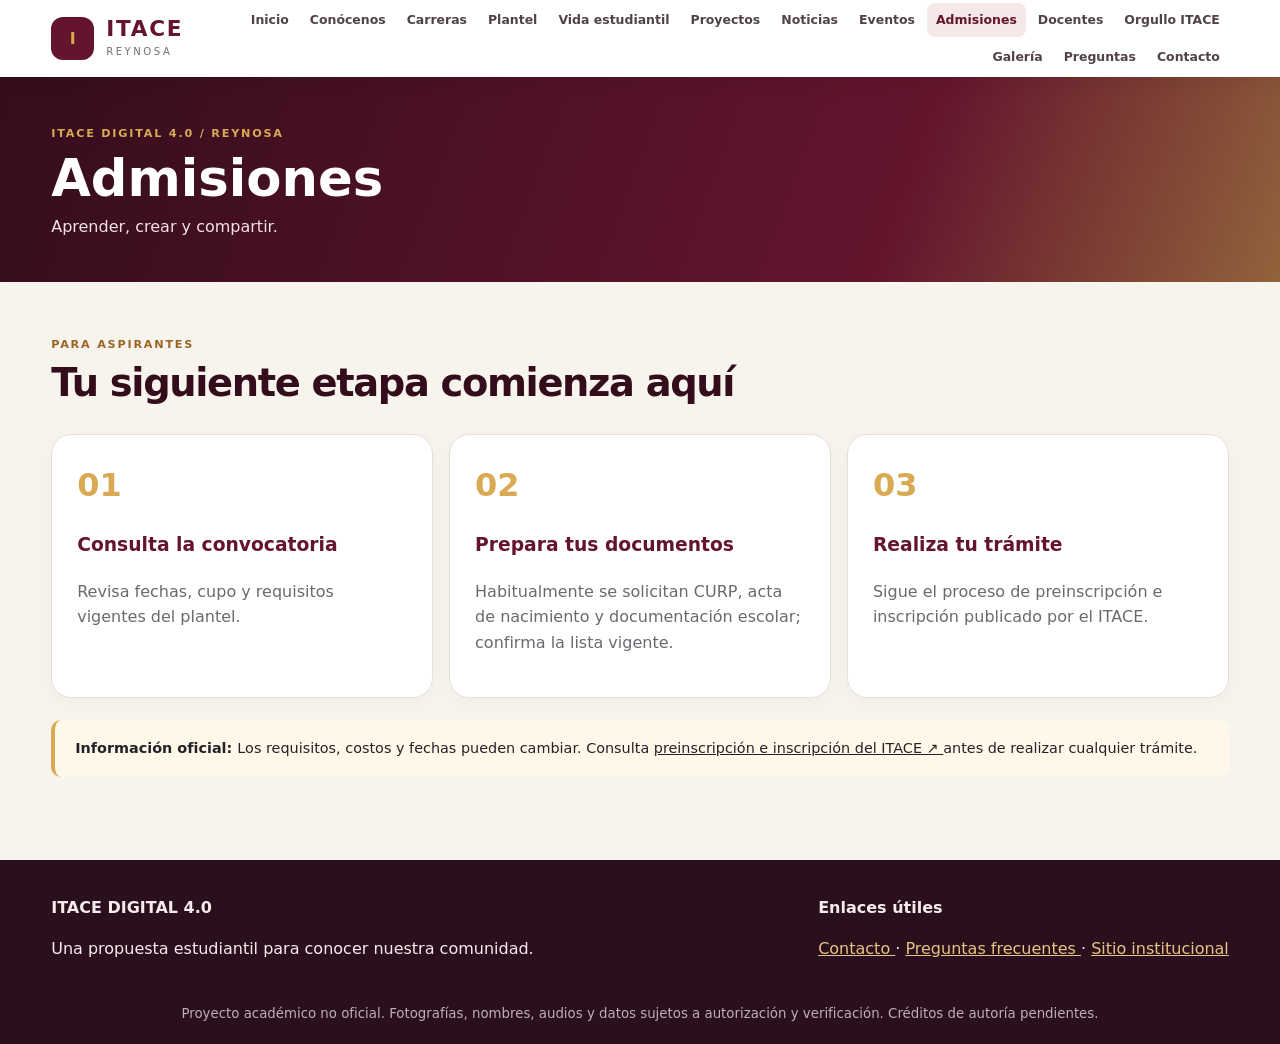
<file: paginas/admisiones.html>
<!DOCTYPE html>
<html lang="es">
 <head>
  <meta charset="utf-8"/>
  <meta content="width=device-width, initial-scale=1.0" name="viewport"/>
  <meta content="ITACE Digital 4.0: propuesta académica no oficial del plantel Reynosa." name="description"/>
  <title>
   Admisiones | ITACE Digital 4.0 Reynosa
  </title>
  <link href="../css/style.css" rel="stylesheet"/>
  <script defer="" src="../js/script.js">
  </script>
 </head>
 <body>
  <a class="skip-link" href="#contenido">
   Saltar al contenido
  </a>
  <header class="site-header">
   <div class="header-inner">
    <a class="brand" href="../index.html">
     <span class="brand-mark">
      I
     </span>
     <span>
      <strong>
       ITACE
      </strong>
      <small>
       REYNOSA
      </small>
     </span>
    </a>
    <button aria-controls="main-nav" aria-expanded="false" aria-label="Abrir menú" class="menu-toggle">
     ☰ Menú
    </button>
    <nav aria-label="Navegación principal" class="nav" id="main-nav">
     <a class="" href="../index.html">
      Inicio
     </a>
     <a class="" href="../paginas/conocenos.html">
      Conócenos
     </a>
     <a class="" href="../paginas/oferta-educativa.html">
      Carreras
     </a>
     <a class="" href="../paginas/instalaciones.html">
      Plantel
     </a>
     <a class="" href="../paginas/vida-estudiantil.html">
      Vida estudiantil
     </a>
     <a class="" href="../paginas/proyectos.html">
      Proyectos
     </a>
     <a class="" href="../paginas/noticias.html">
      Noticias
     </a>
     <a class="" href="../paginas/eventos.html">
      Eventos
     </a>
     <a class="active" href="../paginas/admisiones.html">
      Admisiones
     </a>
     <a class="" href="../paginas/docentes.html">
      Docentes
     </a>
     <a class="" href="../paginas/identidad.html">
      Orgullo ITACE
     </a>
     <a class="" href="../paginas/galeria.html">
      Galería
     </a>
     <a class="" href="../paginas/preguntas.html">
      Preguntas
     </a>
     <a class="" href="../paginas/contacto.html">
      Contacto
     </a>
    </nav>
   </div>
  </header>
  <div class="page-banner">
   <div class="page-banner-inner">
    <span class="eyebrow">
     ITACE DIGITAL 4.0 / REYNOSA
    </span>
    <h1>
     Admisiones
    </h1>
    <p>
     Aprender, crear y compartir.
    </p>
   </div>
  </div>
  <main id="contenido">
   <section class="content-section">
    <div class="section-heading">
     <div>
      <span class="eyebrow">
       PARA ASPIRANTES
      </span>
      <h2>
       Tu siguiente etapa comienza aquí
      </h2>
     </div>
     <p>
     </p>
    </div>
    <div class="steps">
     <div>
      <b>
       01
      </b>
      <h3>
       Consulta la convocatoria
      </h3>
      <p>
       Revisa fechas, cupo y requisitos vigentes del plantel.
      </p>
     </div>
     <div>
      <b>
       02
      </b>
      <h3>
       Prepara tus documentos
      </h3>
      <p>
       Habitualmente se solicitan CURP, acta de nacimiento y documentación escolar; confirma la lista vigente.
      </p>
     </div>
     <div>
      <b>
       03
      </b>
      <h3>
       Realiza tu trámite
      </h3>
      <p>
       Sigue el proceso de preinscripción e inscripción publicado por el ITACE.
      </p>
     </div>
    </div>
    <div class="notice">
     <b>
      Información oficial:
     </b>
     Los requisitos, costos y fechas pueden cambiar. Consulta
     <a href="https://itace.edu.mx/bachillerato/preinscripcion-e-inscripcion/" rel="noopener noreferrer" target="_blank">
      preinscripción e inscripción del ITACE ↗
     </a>
     antes de realizar cualquier trámite.
    </div>
   </section>
  </main>
  <footer class="site-footer">
   <div class="footer-inner">
    <div>
     <strong>
      ITACE DIGITAL 4.0
     </strong>
     <p>
      Una propuesta estudiantil para conocer nuestra comunidad.
     </p>
    </div>
    <div>
     <strong>
      Enlaces útiles
     </strong>
     <p>
      <a href="../paginas/contacto.html">
       Contacto
      </a>
      ·
      <a href="../paginas/preguntas.html">
       Preguntas frecuentes
      </a>
      ·
      <a href="https://itace.edu.mx/" rel="noopener noreferrer" target="_blank">
       Sitio institucional
      </a>
     </p>
    </div>
   </div>
   <small>
    Proyecto académico no oficial. Fotografías, nombres, audios y datos sujetos a autorización y verificación. Créditos de autoría pendientes.
   </small>
  </footer>
 </body>
</html>
</file>
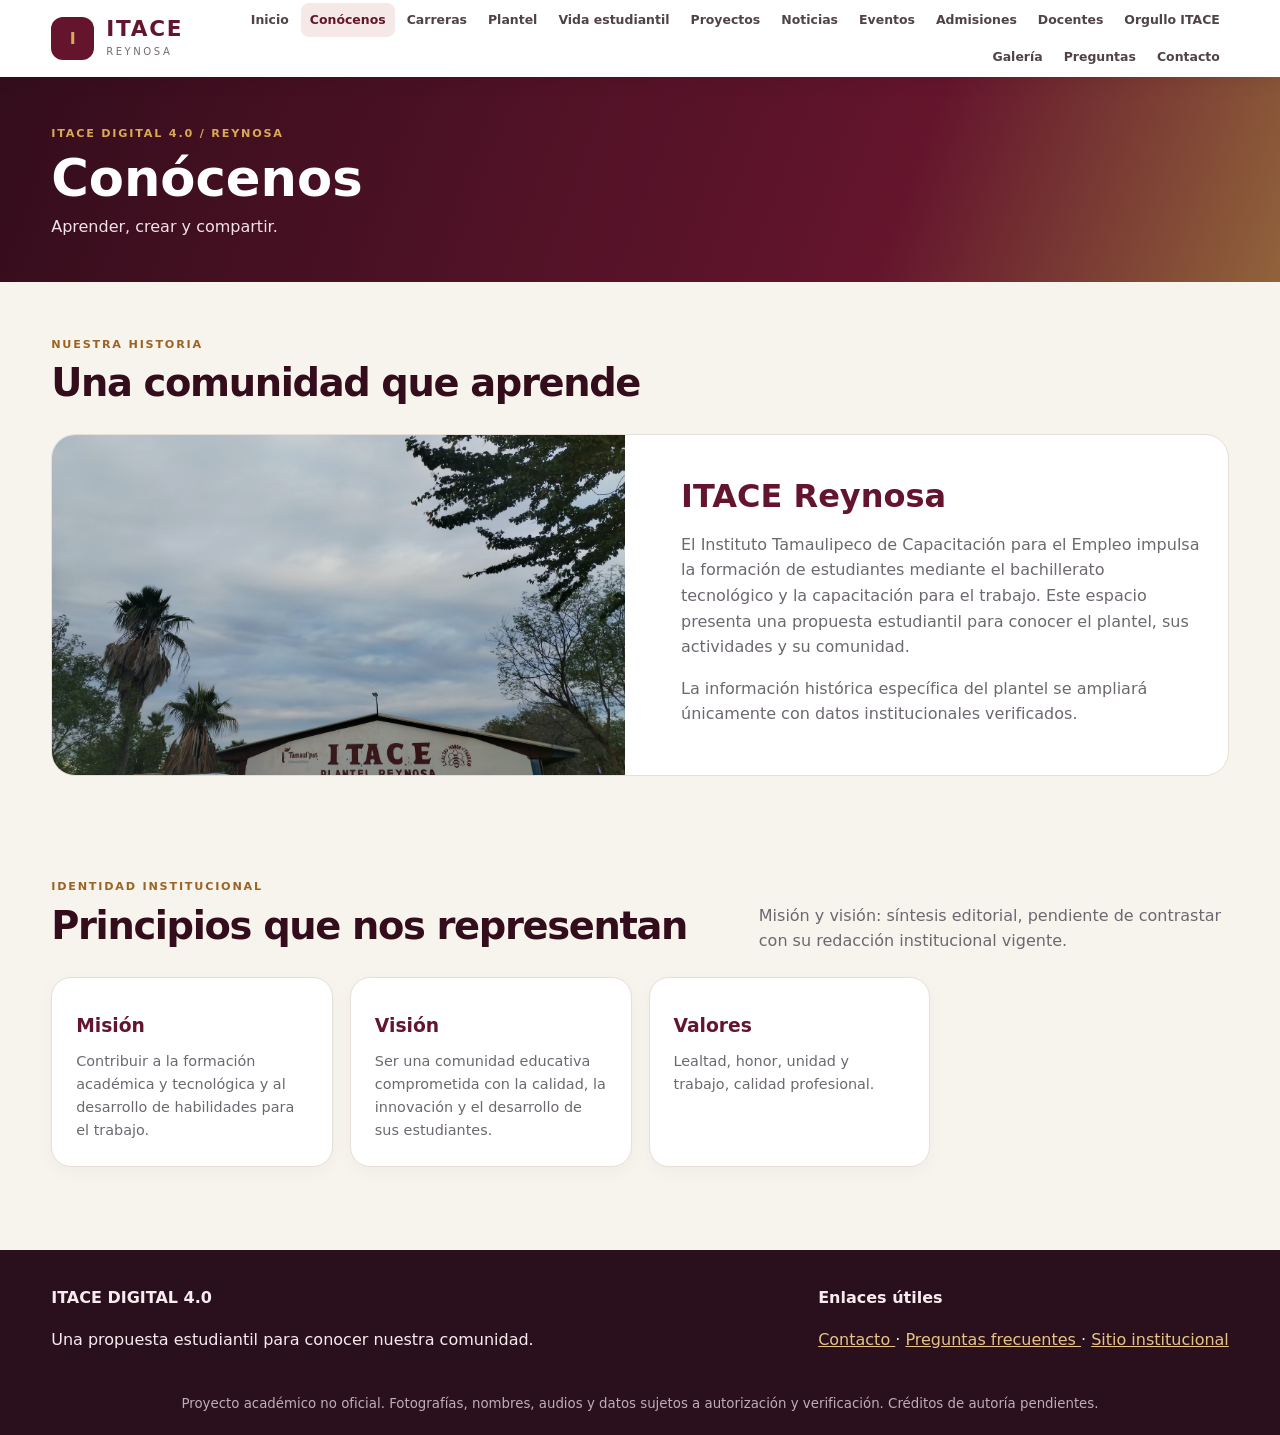
<file: paginas/conocenos.html>
<!DOCTYPE html>
<html lang="es">
 <head>
  <meta charset="utf-8"/>
  <meta content="width=device-width, initial-scale=1.0" name="viewport"/>
  <meta content="ITACE Digital 4.0: propuesta académica no oficial del plantel Reynosa." name="description"/>
  <title>
   Conócenos | ITACE Digital 4.0 Reynosa
  </title>
  <link href="../css/style.css" rel="stylesheet"/>
  <script defer="" src="../js/script.js">
  </script>
 </head>
 <body>
  <a class="skip-link" href="#contenido">
   Saltar al contenido
  </a>
  <header class="site-header">
   <div class="header-inner">
    <a class="brand" href="../index.html">
     <span class="brand-mark">
      I
     </span>
     <span>
      <strong>
       ITACE
      </strong>
      <small>
       REYNOSA
      </small>
     </span>
    </a>
    <button aria-controls="main-nav" aria-expanded="false" aria-label="Abrir menú" class="menu-toggle">
     ☰ Menú
    </button>
    <nav aria-label="Navegación principal" class="nav" id="main-nav">
     <a class="" href="../index.html">
      Inicio
     </a>
     <a class="active" href="../paginas/conocenos.html">
      Conócenos
     </a>
     <a class="" href="../paginas/oferta-educativa.html">
      Carreras
     </a>
     <a class="" href="../paginas/instalaciones.html">
      Plantel
     </a>
     <a class="" href="../paginas/vida-estudiantil.html">
      Vida estudiantil
     </a>
     <a class="" href="../paginas/proyectos.html">
      Proyectos
     </a>
     <a class="" href="../paginas/noticias.html">
      Noticias
     </a>
     <a class="" href="../paginas/eventos.html">
      Eventos
     </a>
     <a class="" href="../paginas/admisiones.html">
      Admisiones
     </a>
     <a class="" href="../paginas/docentes.html">
      Docentes
     </a>
     <a class="" href="../paginas/identidad.html">
      Orgullo ITACE
     </a>
     <a class="" href="../paginas/galeria.html">
      Galería
     </a>
     <a class="" href="../paginas/preguntas.html">
      Preguntas
     </a>
     <a class="" href="../paginas/contacto.html">
      Contacto
     </a>
    </nav>
   </div>
  </header>
  <div class="page-banner">
   <div class="page-banner-inner">
    <span class="eyebrow">
     ITACE DIGITAL 4.0 / REYNOSA
    </span>
    <h1>
     Conócenos
    </h1>
    <p>
     Aprender, crear y compartir.
    </p>
   </div>
  </div>
  <main id="contenido">
   <section class="content-section">
    <div class="section-heading">
     <div>
      <span class="eyebrow">
       NUESTRA HISTORIA
      </span>
      <h2>
       Una comunidad que aprende
      </h2>
     </div>
     <p>
     </p>
    </div>
    <div class="split-feature">
     <div class="split-photo media-frame">
      <img alt="Fachada del plantel" loading="lazy" onerror="this.hidden=true;this.parentElement.classList.add('missing')" src="../img/instalaciones/fachada.jpg"/>
      <span aria-hidden="true" class="media-fallback">
       ✦
       <small>
        Tu fotografía aquí
       </small>
      </span>
     </div>
     <div>
      <h3>
       ITACE Reynosa
      </h3>
      <p>
       El Instituto Tamaulipeco de Capacitación para el Empleo impulsa la formación de estudiantes mediante el bachillerato tecnológico y la capacitación para el trabajo. Este espacio presenta una propuesta estudiantil para conocer el plantel, sus actividades y su comunidad.
      </p>
      <p>
       La información histórica específica del plantel se ampliará únicamente con datos institucionales verificados.
      </p>
     </div>
    </div>
   </section>
   <section class="content-section">
    <div class="section-heading">
     <div>
      <span class="eyebrow">
       IDENTIDAD INSTITUCIONAL
      </span>
      <h2>
       Principios que nos representan
      </h2>
     </div>
     <p>
      Misión y visión: síntesis editorial, pendiente de contrastar con su redacción institucional vigente.
     </p>
    </div>
    <div class="values-grid">
     <div>
      <h3>
       Misión
      </h3>
      <p>
       Contribuir a la formación académica y tecnológica y al desarrollo de habilidades para el trabajo.
      </p>
     </div>
     <div>
      <h3>
       Visión
      </h3>
      <p>
       Ser una comunidad educativa comprometida con la calidad, la innovación y el desarrollo de sus estudiantes.
      </p>
     </div>
     <div>
      <h3>
       Valores
      </h3>
      <p>
       Lealtad, honor, unidad y trabajo, calidad profesional.
      </p>
     </div>
    </div>
   </section>
  </main>
  <footer class="site-footer">
   <div class="footer-inner">
    <div>
     <strong>
      ITACE DIGITAL 4.0
     </strong>
     <p>
      Una propuesta estudiantil para conocer nuestra comunidad.
     </p>
    </div>
    <div>
     <strong>
      Enlaces útiles
     </strong>
     <p>
      <a href="../paginas/contacto.html">
       Contacto
      </a>
      ·
      <a href="../paginas/preguntas.html">
       Preguntas frecuentes
      </a>
      ·
      <a href="https://itace.edu.mx/" rel="noopener noreferrer" target="_blank">
       Sitio institucional
      </a>
     </p>
    </div>
   </div>
   <small>
    Proyecto académico no oficial. Fotografías, nombres, audios y datos sujetos a autorización y verificación. Créditos de autoría pendientes.
   </small>
  </footer>
 </body>
</html>
</file>
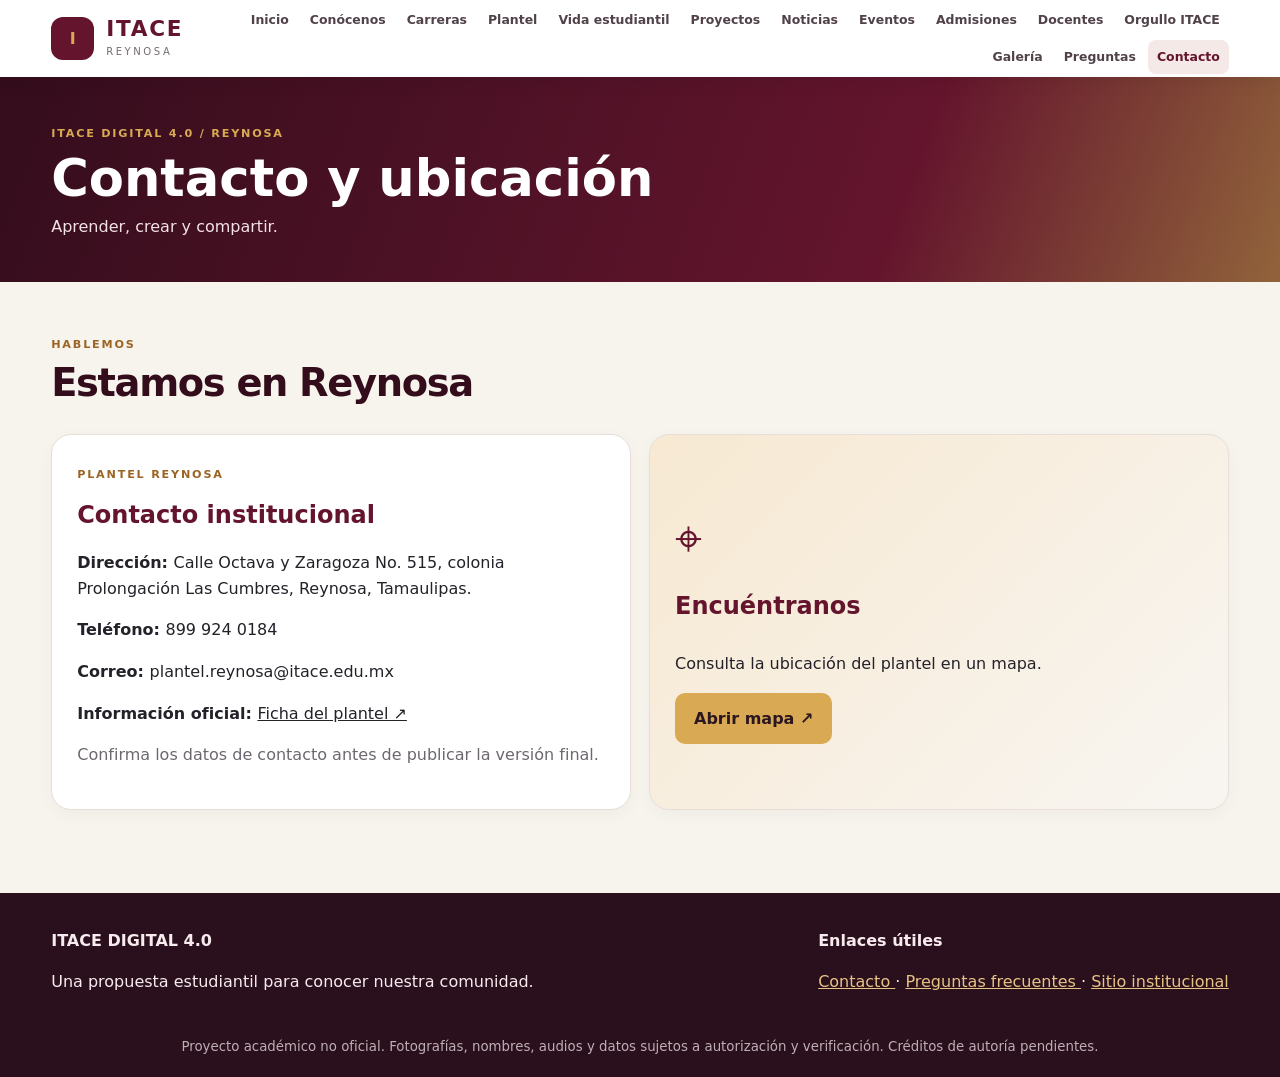
<file: paginas/contacto.html>
<!DOCTYPE html>
<html lang="es">
 <head>
  <meta charset="utf-8"/>
  <meta content="width=device-width, initial-scale=1.0" name="viewport"/>
  <meta content="ITACE Digital 4.0: propuesta académica no oficial del plantel Reynosa." name="description"/>
  <title>
   Contacto y ubicación | ITACE Digital 4.0 Reynosa
  </title>
  <link href="../css/style.css" rel="stylesheet"/>
  <script defer="" src="../js/script.js">
  </script>
 </head>
 <body>
  <a class="skip-link" href="#contenido">
   Saltar al contenido
  </a>
  <header class="site-header">
   <div class="header-inner">
    <a class="brand" href="../index.html">
     <span class="brand-mark">
      I
     </span>
     <span>
      <strong>
       ITACE
      </strong>
      <small>
       REYNOSA
      </small>
     </span>
    </a>
    <button aria-controls="main-nav" aria-expanded="false" aria-label="Abrir menú" class="menu-toggle">
     ☰ Menú
    </button>
    <nav aria-label="Navegación principal" class="nav" id="main-nav">
     <a class="" href="../index.html">
      Inicio
     </a>
     <a class="" href="../paginas/conocenos.html">
      Conócenos
     </a>
     <a class="" href="../paginas/oferta-educativa.html">
      Carreras
     </a>
     <a class="" href="../paginas/instalaciones.html">
      Plantel
     </a>
     <a class="" href="../paginas/vida-estudiantil.html">
      Vida estudiantil
     </a>
     <a class="" href="../paginas/proyectos.html">
      Proyectos
     </a>
     <a class="" href="../paginas/noticias.html">
      Noticias
     </a>
     <a class="" href="../paginas/eventos.html">
      Eventos
     </a>
     <a class="" href="../paginas/admisiones.html">
      Admisiones
     </a>
     <a class="" href="../paginas/docentes.html">
      Docentes
     </a>
     <a class="" href="../paginas/identidad.html">
      Orgullo ITACE
     </a>
     <a class="" href="../paginas/galeria.html">
      Galería
     </a>
     <a class="" href="../paginas/preguntas.html">
      Preguntas
     </a>
     <a class="active" href="../paginas/contacto.html">
      Contacto
     </a>
    </nav>
   </div>
  </header>
  <div class="page-banner">
   <div class="page-banner-inner">
    <span class="eyebrow">
     ITACE DIGITAL 4.0 / REYNOSA
    </span>
    <h1>
     Contacto y ubicación
    </h1>
    <p>
     Aprender, crear y compartir.
    </p>
   </div>
  </div>
  <main id="contenido">
   <section class="content-section">
    <div class="section-heading">
     <div>
      <span class="eyebrow">
       HABLEMOS
      </span>
      <h2>
       Estamos en Reynosa
      </h2>
     </div>
     <p>
     </p>
    </div>
    <div class="contact-grid">
     <div class="contact-card">
      <span class="eyebrow">
       PLANTEL REYNOSA
      </span>
      <h3>
       Contacto institucional
      </h3>
      <p>
       <strong>
        Dirección:
       </strong>
       Calle Octava y Zaragoza No. 515, colonia Prolongación Las Cumbres, Reynosa, Tamaulipas.
      </p>
      <p>
       <strong>
        Teléfono:
       </strong>
       899 924 0184
      </p>
      <p>
       <strong>
        Correo:
       </strong>
       plantel.reynosa@itace.edu.mx
      </p>
      <p>
       <strong>
        Información oficial:
       </strong>
       <a href="https://itace.edu.mx/bachillerato/planteles/plantel-reynosa/" rel="noopener noreferrer" target="_blank">
        Ficha del plantel ↗
       </a>
      </p>
      <p class="muted">
       Confirma los datos de contacto antes de publicar la versión final.
      </p>
     </div>
     <div class="map-card">
      <span>
       ⌖
      </span>
      <h3>
       Encuéntranos
      </h3>
      <p>
       Consulta la ubicación del plantel en un mapa.
      </p>
      <a class="btn btn-gold" href="https://www.google.com/maps/search/?api=1&amp;query=ITACE+Plantel+Reynosa" rel="noopener noreferrer" target="_blank">
       Abrir mapa ↗
      </a>
     </div>
    </div>
   </section>
  </main>
  <footer class="site-footer">
   <div class="footer-inner">
    <div>
     <strong>
      ITACE DIGITAL 4.0
     </strong>
     <p>
      Una propuesta estudiantil para conocer nuestra comunidad.
     </p>
    </div>
    <div>
     <strong>
      Enlaces útiles
     </strong>
     <p>
      <a href="../paginas/contacto.html">
       Contacto
      </a>
      ·
      <a href="../paginas/preguntas.html">
       Preguntas frecuentes
      </a>
      ·
      <a href="https://itace.edu.mx/" rel="noopener noreferrer" target="_blank">
       Sitio institucional
      </a>
     </p>
    </div>
   </div>
   <small>
    Proyecto académico no oficial. Fotografías, nombres, audios y datos sujetos a autorización y verificación. Créditos de autoría pendientes.
   </small>
  </footer>
 </body>
</html>
</file>
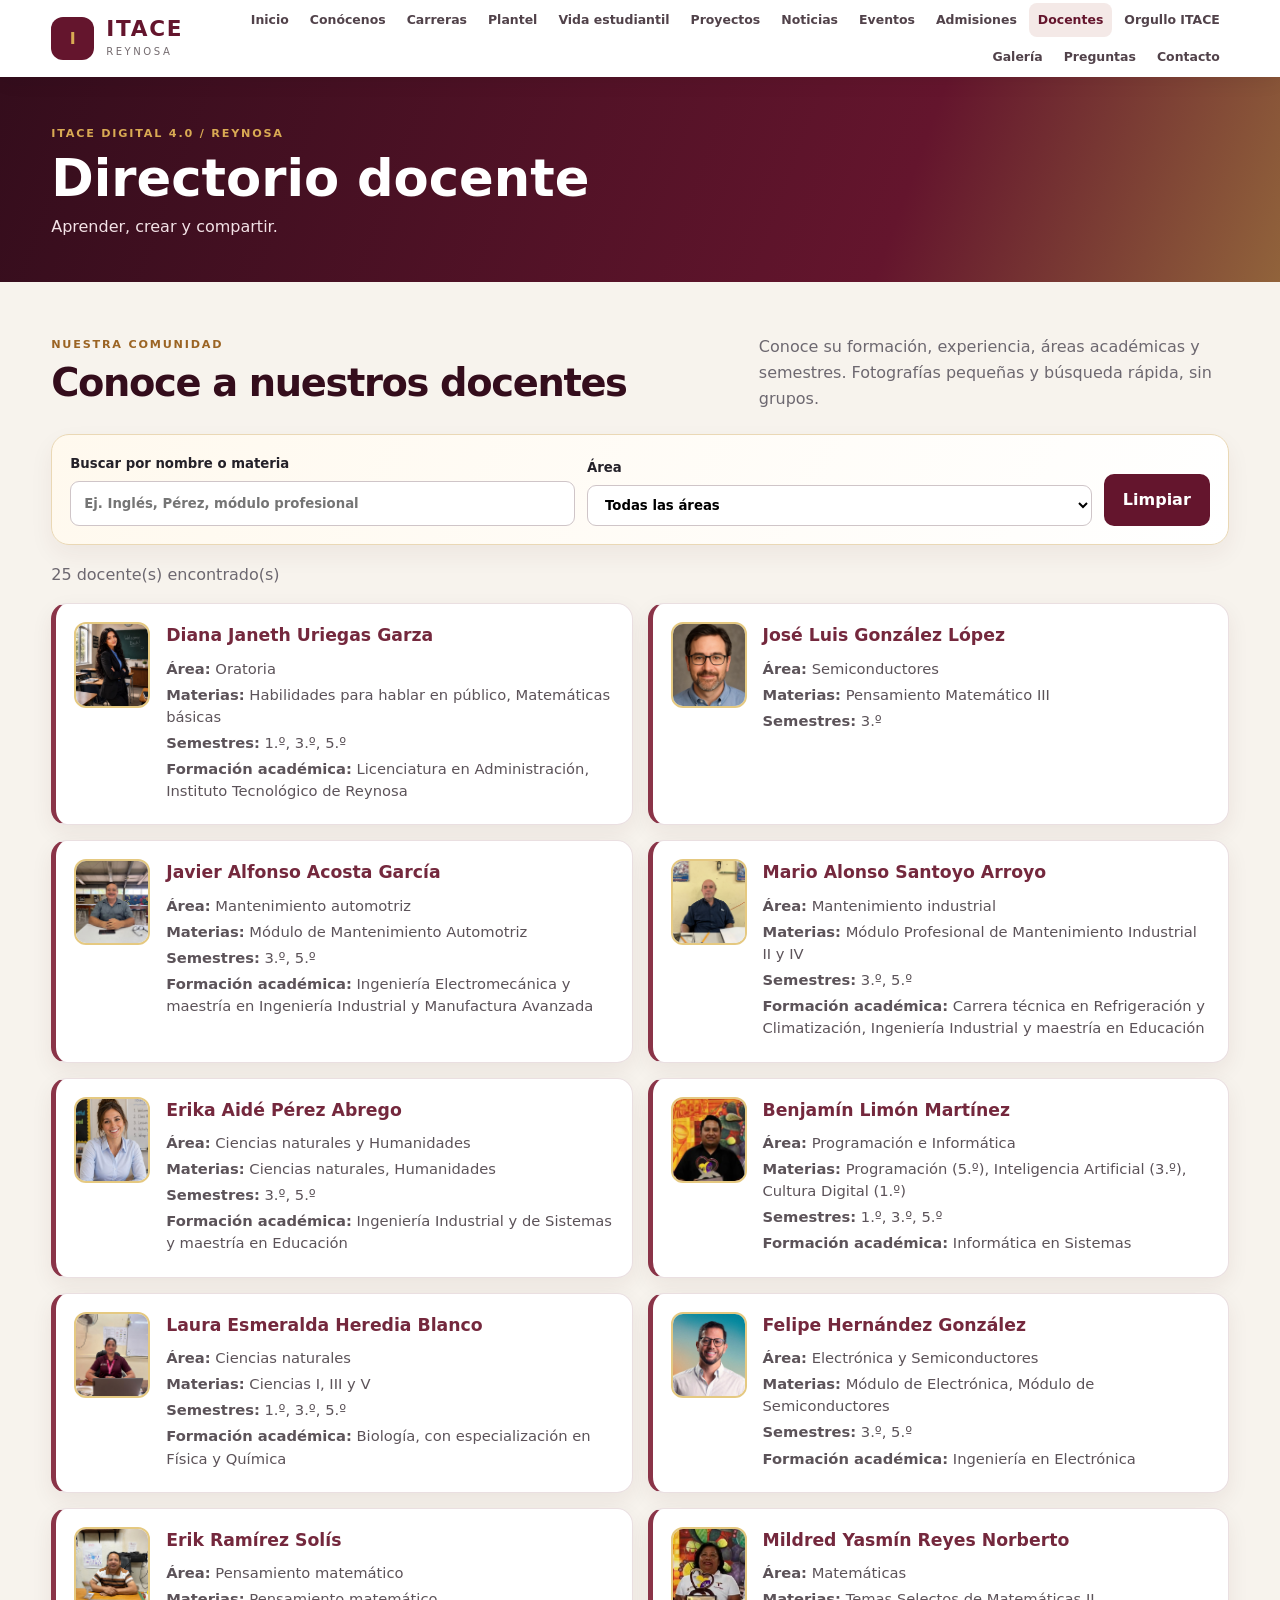
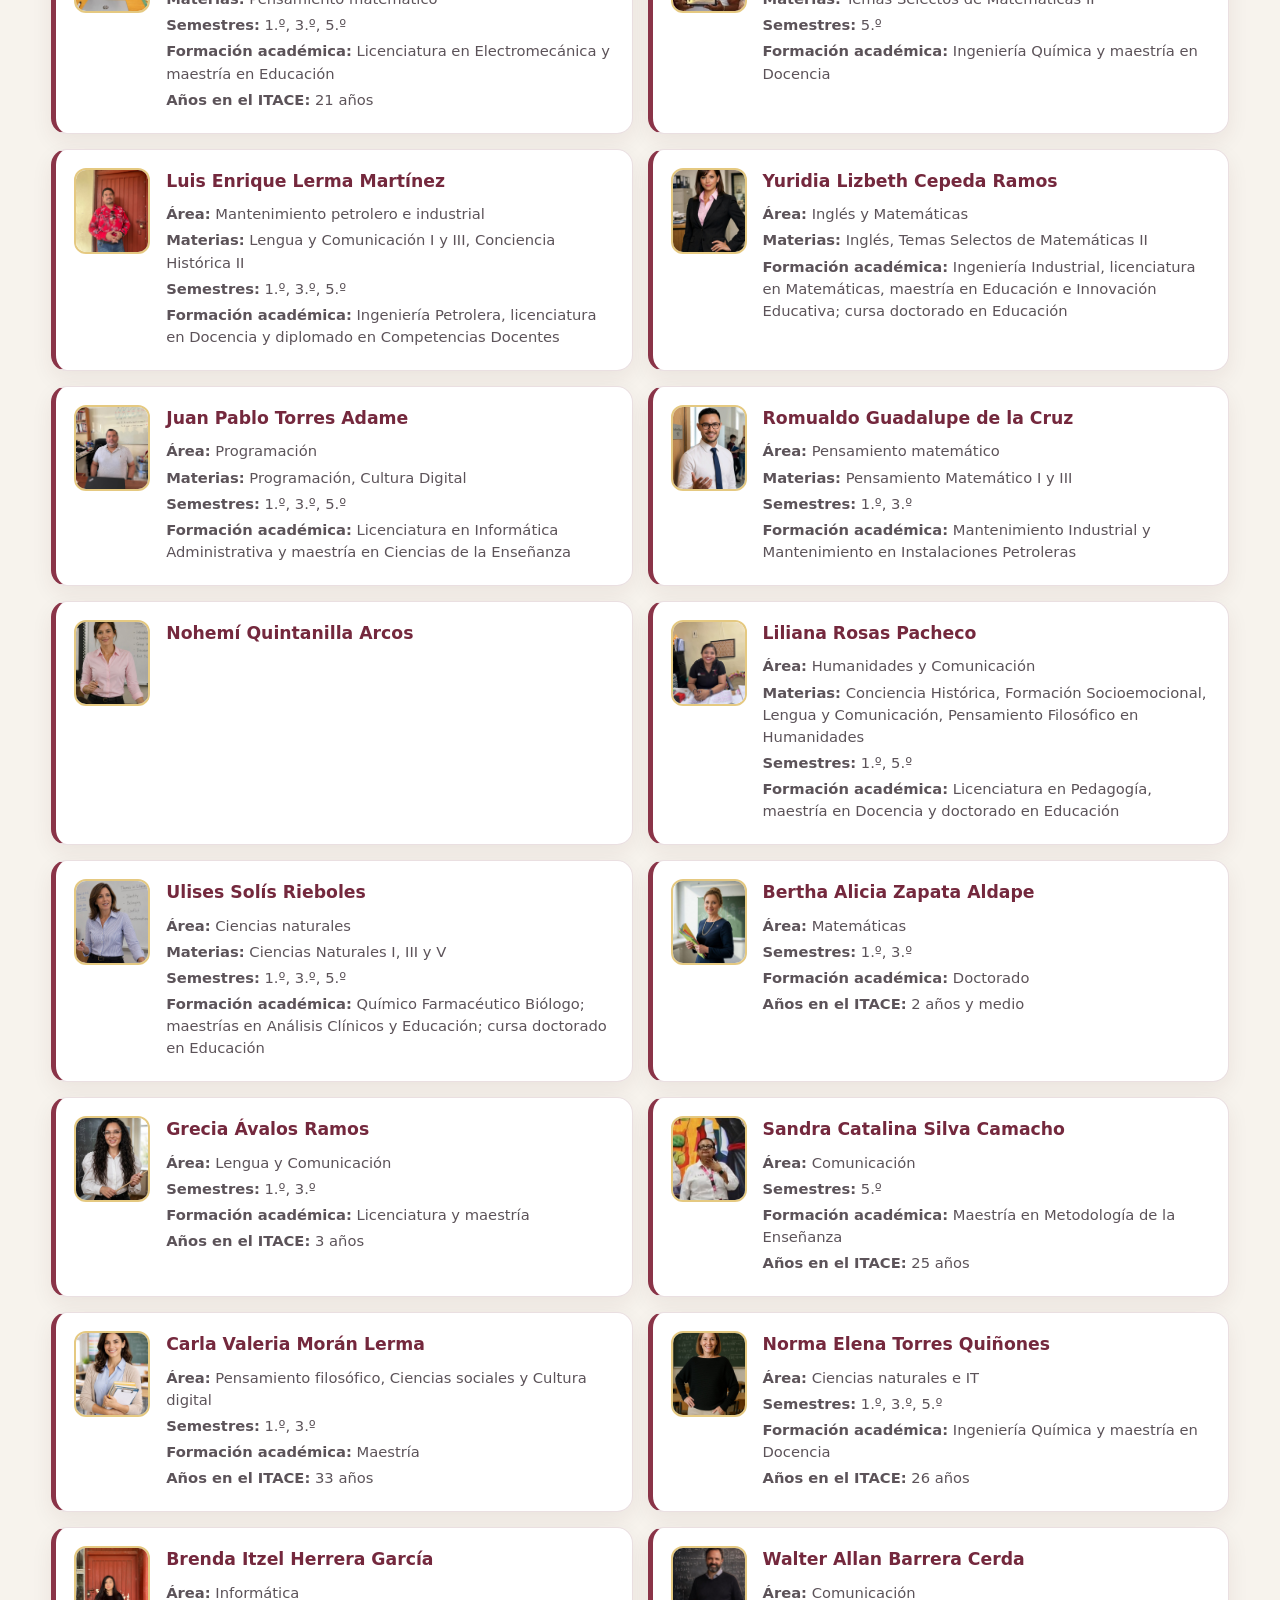
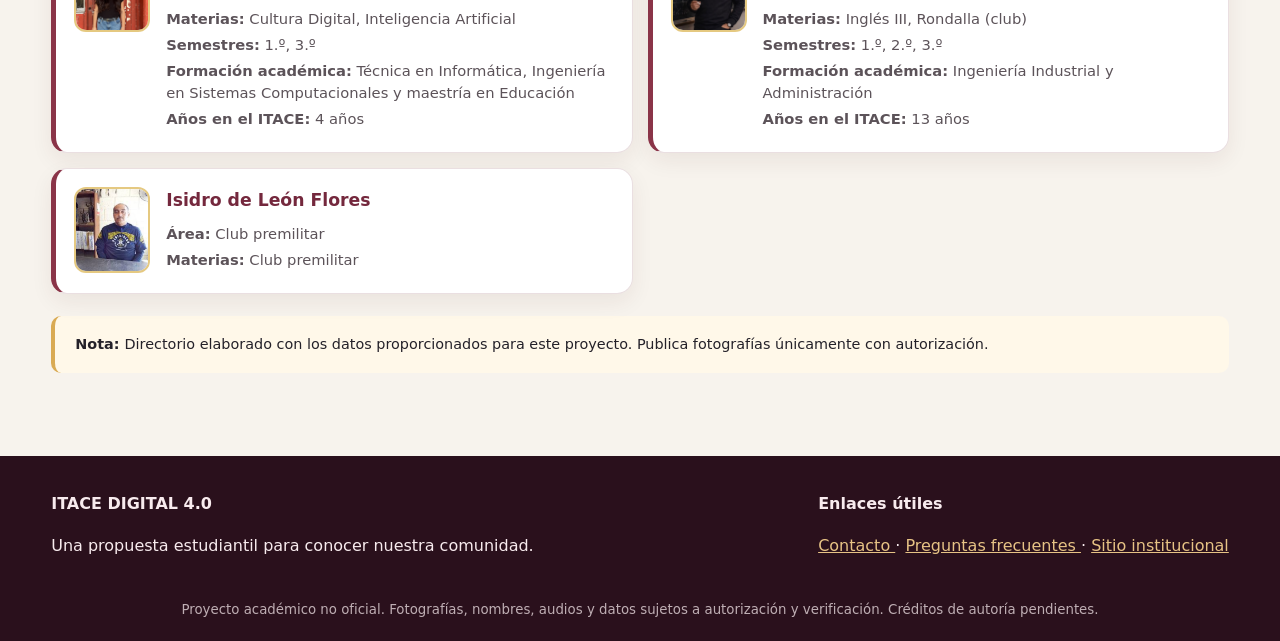
<file: paginas/docentes.html>
<!DOCTYPE html>
<html lang="es">
 <head>
  <meta charset="utf-8"/>
  <meta content="width=device-width, initial-scale=1.0" name="viewport"/>
  <meta content="ITACE Digital 4.0: propuesta académica no oficial del plantel Reynosa." name="description"/>
  <title>
   Directorio docente | ITACE Digital 4.0 Reynosa
  </title>
  <link href="../css/style.css" rel="stylesheet"/>
  <script defer="" src="../js/docentes-respaldo.js">
  </script>
  <script defer="" src="../js/script.js">
  </script>
 </head>
 <body>
  <a class="skip-link" href="#contenido">
   Saltar al contenido
  </a>
  <header class="site-header">
   <div class="header-inner">
    <a class="brand" href="../index.html">
     <span class="brand-mark">
      I
     </span>
     <span>
      <strong>
       ITACE
      </strong>
      <small>
       REYNOSA
      </small>
     </span>
    </a>
    <button aria-controls="main-nav" aria-expanded="false" aria-label="Abrir menú" class="menu-toggle">
     ☰ Menú
    </button>
    <nav aria-label="Navegación principal" class="nav" id="main-nav">
     <a class="" href="../index.html">
      Inicio
     </a>
     <a class="" href="../paginas/conocenos.html">
      Conócenos
     </a>
     <a class="" href="../paginas/oferta-educativa.html">
      Carreras
     </a>
     <a class="" href="../paginas/instalaciones.html">
      Plantel
     </a>
     <a class="" href="../paginas/vida-estudiantil.html">
      Vida estudiantil
     </a>
     <a class="" href="../paginas/proyectos.html">
      Proyectos
     </a>
     <a class="" href="../paginas/noticias.html">
      Noticias
     </a>
     <a class="" href="../paginas/eventos.html">
      Eventos
     </a>
     <a class="" href="../paginas/admisiones.html">
      Admisiones
     </a>
     <a class="active" href="../paginas/docentes.html">
      Docentes
     </a>
     <a class="" href="../paginas/identidad.html">
      Orgullo ITACE
     </a>
     <a class="" href="../paginas/galeria.html">
      Galería
     </a>
     <a class="" href="../paginas/preguntas.html">
      Preguntas
     </a>
     <a class="" href="../paginas/contacto.html">
      Contacto
     </a>
    </nav>
   </div>
  </header>
  <div class="page-banner">
   <div class="page-banner-inner">
    <span class="eyebrow">
     ITACE DIGITAL 4.0 / REYNOSA
    </span>
    <h1>
     Directorio docente
    </h1>
    <p>
     Aprender, crear y compartir.
    </p>
   </div>
  </div>
  <main id="contenido">
   <section class="content-section">
    <div class="section-heading">
     <div>
      <span class="eyebrow">
       NUESTRA COMUNIDAD
      </span>
      <h2>
       Conoce a nuestros docentes
      </h2>
     </div>
     <p>
      Conoce su formación, experiencia, áreas académicas y semestres. Fotografías pequeñas y búsqueda rápida, sin grupos.
     </p>
    </div>
    <div class="directory-controls">
     <label for="doc-search">
      Buscar por nombre o materia
      <input autocomplete="off" id="doc-search" placeholder="Ej. Inglés, Pérez, módulo profesional" type="search"/>
     </label>
     <label for="doc-area">
      Área
      <select id="doc-area">
       <option value="">
        Todas las áreas
       </option>
      </select>
     </label>
     <button class="btn btn-plain" id="clear-search" type="button">
      Limpiar
     </button>
    </div>
    <p aria-live="polite" class="muted" id="doc-count" role="status">
     Cargando directorio…
    </p>
    <div class="teacher-grid" id="teacher-list">
    </div>
    <div class="notice">
     <b>
      Nota:
     </b>
     Directorio elaborado con los datos proporcionados para este proyecto. Publica fotografías únicamente con autorización.
    </div>
   </section>
  </main>
  <footer class="site-footer">
   <div class="footer-inner">
    <div>
     <strong>
      ITACE DIGITAL 4.0
     </strong>
     <p>
      Una propuesta estudiantil para conocer nuestra comunidad.
     </p>
    </div>
    <div>
     <strong>
      Enlaces útiles
     </strong>
     <p>
      <a href="../paginas/contacto.html">
       Contacto
      </a>
      ·
      <a href="../paginas/preguntas.html">
       Preguntas frecuentes
      </a>
      ·
      <a href="https://itace.edu.mx/" rel="noopener noreferrer" target="_blank">
       Sitio institucional
      </a>
     </p>
    </div>
   </div>
   <small>
    Proyecto académico no oficial. Fotografías, nombres, audios y datos sujetos a autorización y verificación. Créditos de autoría pendientes.
   </small>
  </footer>
 </body>
</html>
</file>
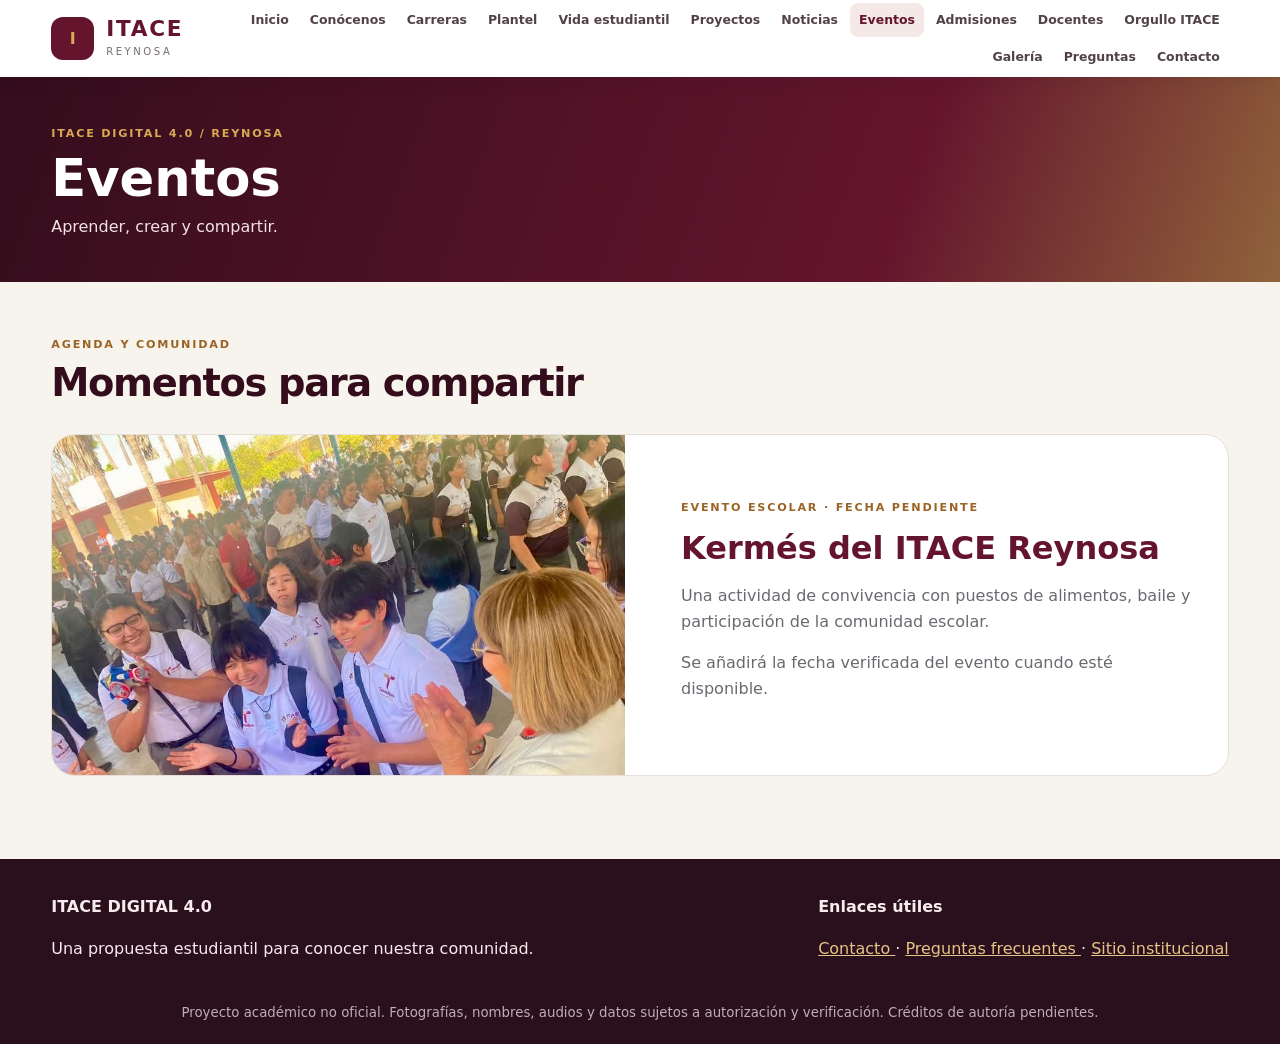
<file: paginas/eventos.html>
<!DOCTYPE html>
<html lang="es">
 <head>
  <meta charset="utf-8"/>
  <meta content="width=device-width, initial-scale=1.0" name="viewport"/>
  <meta content="ITACE Digital 4.0: propuesta académica no oficial del plantel Reynosa." name="description"/>
  <title>
   Eventos | ITACE Digital 4.0 Reynosa
  </title>
  <link href="../css/style.css" rel="stylesheet"/>
  <script defer="" src="../js/script.js">
  </script>
 </head>
 <body>
  <a class="skip-link" href="#contenido">
   Saltar al contenido
  </a>
  <header class="site-header">
   <div class="header-inner">
    <a class="brand" href="../index.html">
     <span class="brand-mark">
      I
     </span>
     <span>
      <strong>
       ITACE
      </strong>
      <small>
       REYNOSA
      </small>
     </span>
    </a>
    <button aria-controls="main-nav" aria-expanded="false" aria-label="Abrir menú" class="menu-toggle">
     ☰ Menú
    </button>
    <nav aria-label="Navegación principal" class="nav" id="main-nav">
     <a class="" href="../index.html">
      Inicio
     </a>
     <a class="" href="../paginas/conocenos.html">
      Conócenos
     </a>
     <a class="" href="../paginas/oferta-educativa.html">
      Carreras
     </a>
     <a class="" href="../paginas/instalaciones.html">
      Plantel
     </a>
     <a class="" href="../paginas/vida-estudiantil.html">
      Vida estudiantil
     </a>
     <a class="" href="../paginas/proyectos.html">
      Proyectos
     </a>
     <a class="" href="../paginas/noticias.html">
      Noticias
     </a>
     <a class="active" href="../paginas/eventos.html">
      Eventos
     </a>
     <a class="" href="../paginas/admisiones.html">
      Admisiones
     </a>
     <a class="" href="../paginas/docentes.html">
      Docentes
     </a>
     <a class="" href="../paginas/identidad.html">
      Orgullo ITACE
     </a>
     <a class="" href="../paginas/galeria.html">
      Galería
     </a>
     <a class="" href="../paginas/preguntas.html">
      Preguntas
     </a>
     <a class="" href="../paginas/contacto.html">
      Contacto
     </a>
    </nav>
   </div>
  </header>
  <div class="page-banner">
   <div class="page-banner-inner">
    <span class="eyebrow">
     ITACE DIGITAL 4.0 / REYNOSA
    </span>
    <h1>
     Eventos
    </h1>
    <p>
     Aprender, crear y compartir.
    </p>
   </div>
  </div>
  <main id="contenido">
   <section class="content-section">
    <div class="section-heading">
     <div>
      <span class="eyebrow">
       AGENDA Y COMUNIDAD
      </span>
      <h2>
       Momentos para compartir
      </h2>
     </div>
     <p>
     </p>
    </div>
    <div class="split-feature">
     <div class="split-photo media-frame">
      <img alt="Actividad de kermés" loading="lazy" onerror="this.hidden=true;this.parentElement.classList.add('missing')" src="../img/eventos/kermes.jpg"/>
      <span aria-hidden="true" class="media-fallback">
       ✦
       <small>
        Tu fotografía aquí
       </small>
      </span>
     </div>
     <div>
      <span class="eyebrow">
       EVENTO ESCOLAR · FECHA PENDIENTE
      </span>
      <h3>
       Kermés del ITACE Reynosa
      </h3>
      <p>
       Una actividad de convivencia con puestos de alimentos, baile y participación de la comunidad escolar.
      </p>
      <p>
       Se añadirá la fecha verificada del evento cuando esté disponible.
      </p>
     </div>
    </div>
   </section>
  </main>
  <footer class="site-footer">
   <div class="footer-inner">
    <div>
     <strong>
      ITACE DIGITAL 4.0
     </strong>
     <p>
      Una propuesta estudiantil para conocer nuestra comunidad.
     </p>
    </div>
    <div>
     <strong>
      Enlaces útiles
     </strong>
     <p>
      <a href="../paginas/contacto.html">
       Contacto
      </a>
      ·
      <a href="../paginas/preguntas.html">
       Preguntas frecuentes
      </a>
      ·
      <a href="https://itace.edu.mx/" rel="noopener noreferrer" target="_blank">
       Sitio institucional
      </a>
     </p>
    </div>
   </div>
   <small>
    Proyecto académico no oficial. Fotografías, nombres, audios y datos sujetos a autorización y verificación. Créditos de autoría pendientes.
   </small>
  </footer>
 </body>
</html>
</file>
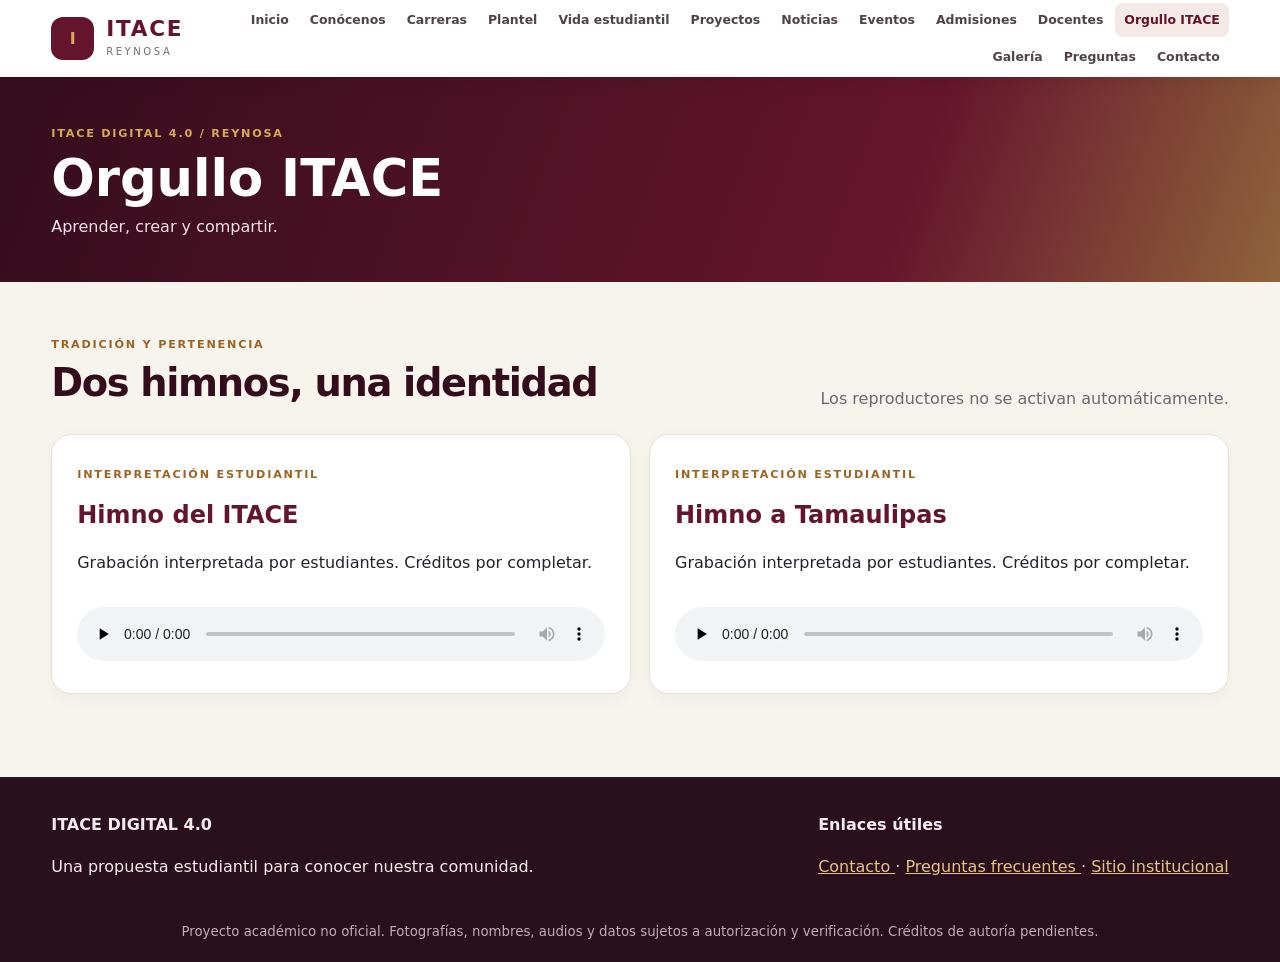
<file: paginas/identidad.html>
<!DOCTYPE html>
<html lang="es">
 <head>
  <meta charset="utf-8"/>
  <meta content="width=device-width, initial-scale=1.0" name="viewport"/>
  <meta content="ITACE Digital 4.0: propuesta académica no oficial del plantel Reynosa." name="description"/>
  <title>
   Orgullo ITACE | ITACE Digital 4.0 Reynosa
  </title>
  <link href="../css/style.css" rel="stylesheet"/>
  <script defer="" src="../js/script.js">
  </script>
 </head>
 <body>
  <a class="skip-link" href="#contenido">
   Saltar al contenido
  </a>
  <header class="site-header">
   <div class="header-inner">
    <a class="brand" href="../index.html">
     <span class="brand-mark">
      I
     </span>
     <span>
      <strong>
       ITACE
      </strong>
      <small>
       REYNOSA
      </small>
     </span>
    </a>
    <button aria-controls="main-nav" aria-expanded="false" aria-label="Abrir menú" class="menu-toggle">
     ☰ Menú
    </button>
    <nav aria-label="Navegación principal" class="nav" id="main-nav">
     <a class="" href="../index.html">
      Inicio
     </a>
     <a class="" href="../paginas/conocenos.html">
      Conócenos
     </a>
     <a class="" href="../paginas/oferta-educativa.html">
      Carreras
     </a>
     <a class="" href="../paginas/instalaciones.html">
      Plantel
     </a>
     <a class="" href="../paginas/vida-estudiantil.html">
      Vida estudiantil
     </a>
     <a class="" href="../paginas/proyectos.html">
      Proyectos
     </a>
     <a class="" href="../paginas/noticias.html">
      Noticias
     </a>
     <a class="" href="../paginas/eventos.html">
      Eventos
     </a>
     <a class="" href="../paginas/admisiones.html">
      Admisiones
     </a>
     <a class="" href="../paginas/docentes.html">
      Docentes
     </a>
     <a class="active" href="../paginas/identidad.html">
      Orgullo ITACE
     </a>
     <a class="" href="../paginas/galeria.html">
      Galería
     </a>
     <a class="" href="../paginas/preguntas.html">
      Preguntas
     </a>
     <a class="" href="../paginas/contacto.html">
      Contacto
     </a>
    </nav>
   </div>
  </header>
  <div class="page-banner">
   <div class="page-banner-inner">
    <span class="eyebrow">
     ITACE DIGITAL 4.0 / REYNOSA
    </span>
    <h1>
     Orgullo ITACE
    </h1>
    <p>
     Aprender, crear y compartir.
    </p>
   </div>
  </div>
  <main id="contenido">
   <section class="content-section">
    <div class="section-heading">
     <div>
      <span class="eyebrow">
       TRADICIÓN Y PERTENENCIA
      </span>
      <h2>
       Dos himnos, una identidad
      </h2>
     </div>
     <p>
      Los reproductores no se activan automáticamente.
     </p>
    </div>
    <div class="audio-grid">
     <article class="audio-card">
      <span class="eyebrow">
       INTERPRETACIÓN ESTUDIANTIL
      </span>
      <h3>
       Himno del ITACE
      </h3>
      <p>
       Grabación interpretada por estudiantes. Créditos por completar.
      </p>
      <audio controls="" preload="none">
       <source src="../audio/himno-itace.mp3" type="audio/mpeg"/>
       Tu navegador no admite audio.
      </audio>
     </article>
     <article class="audio-card">
      <span class="eyebrow">
       INTERPRETACIÓN ESTUDIANTIL
      </span>
      <h3>
       Himno a Tamaulipas
      </h3>
      <p>
       Grabación interpretada por estudiantes. Créditos por completar.
      </p>
      <audio controls="" preload="none">
       <source src="../audio/himno-tamaulipas.mp3" type="audio/mpeg"/>
       Tu navegador no admite audio.
      </audio>
     </article>
    </div>
   </section>
  </main>
  <footer class="site-footer">
   <div class="footer-inner">
    <div>
     <strong>
      ITACE DIGITAL 4.0
     </strong>
     <p>
      Una propuesta estudiantil para conocer nuestra comunidad.
     </p>
    </div>
    <div>
     <strong>
      Enlaces útiles
     </strong>
     <p>
      <a href="../paginas/contacto.html">
       Contacto
      </a>
      ·
      <a href="../paginas/preguntas.html">
       Preguntas frecuentes
      </a>
      ·
      <a href="https://itace.edu.mx/" rel="noopener noreferrer" target="_blank">
       Sitio institucional
      </a>
     </p>
    </div>
   </div>
   <small>
    Proyecto académico no oficial. Fotografías, nombres, audios y datos sujetos a autorización y verificación. Créditos de autoría pendientes.
   </small>
  </footer>
 </body>
</html>
</file>
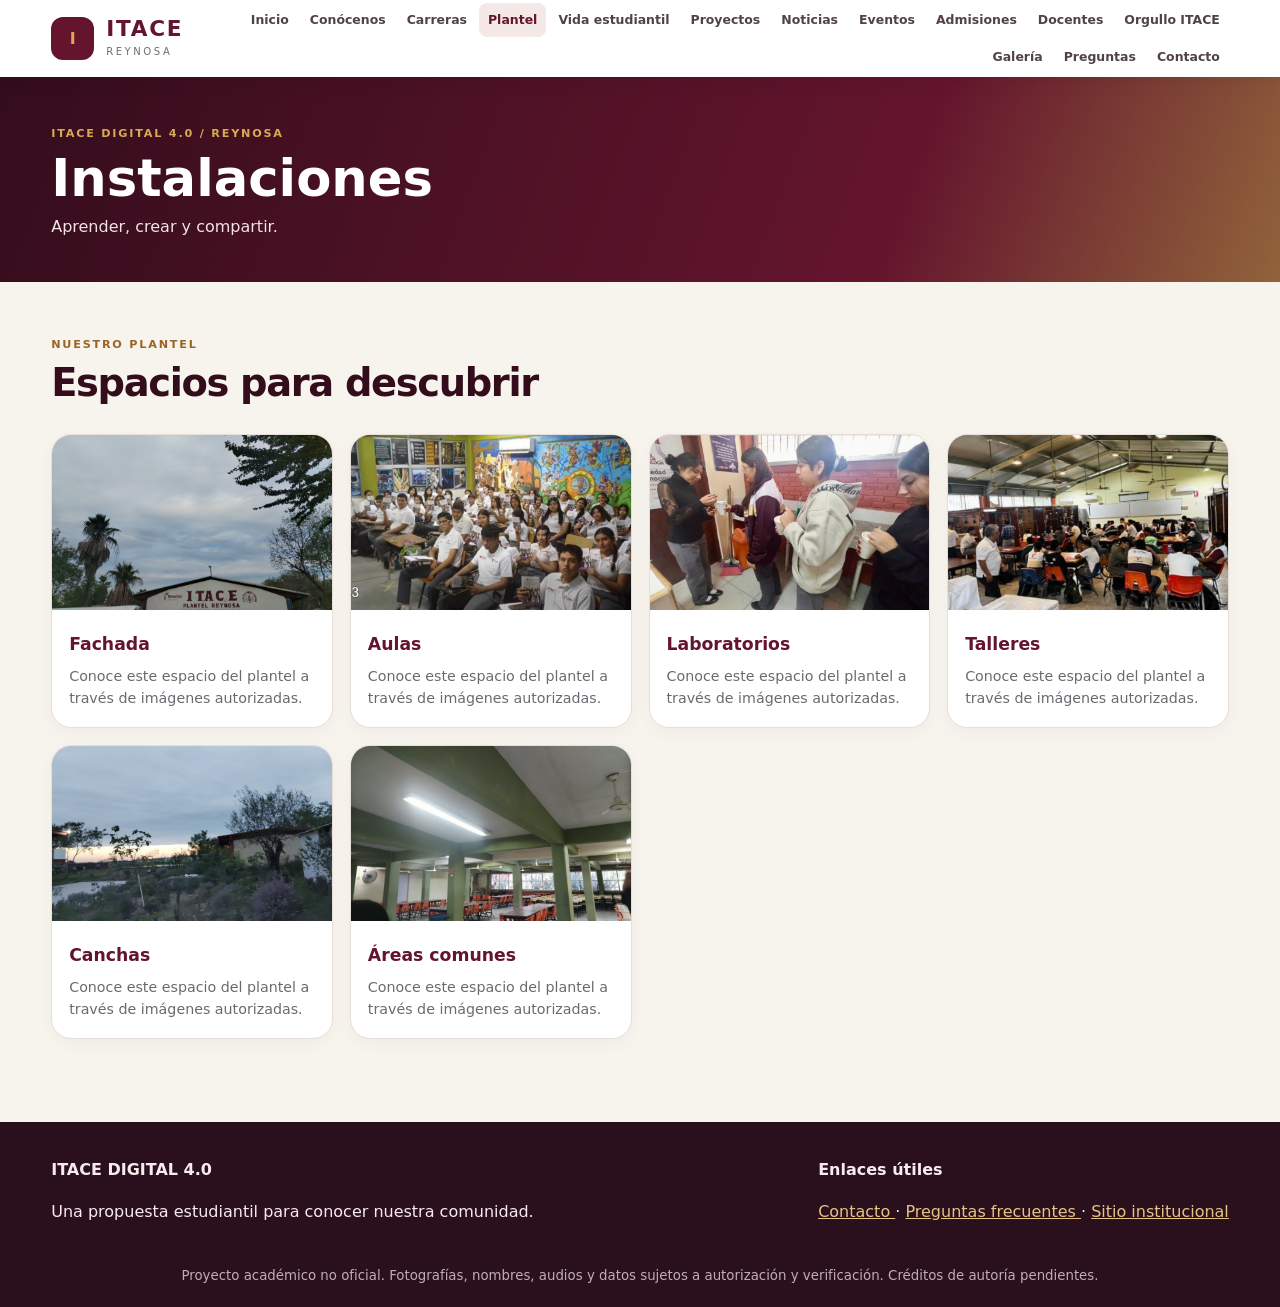
<file: paginas/instalaciones.html>
<!DOCTYPE html>
<html lang="es">
 <head>
  <meta charset="utf-8"/>
  <meta content="width=device-width, initial-scale=1.0" name="viewport"/>
  <meta content="ITACE Digital 4.0: propuesta académica no oficial del plantel Reynosa." name="description"/>
  <title>
   Instalaciones | ITACE Digital 4.0 Reynosa
  </title>
  <link href="../css/style.css" rel="stylesheet"/>
  <script defer="" src="../js/script.js">
  </script>
 </head>
 <body>
  <a class="skip-link" href="#contenido">
   Saltar al contenido
  </a>
  <header class="site-header">
   <div class="header-inner">
    <a class="brand" href="../index.html">
     <span class="brand-mark">
      I
     </span>
     <span>
      <strong>
       ITACE
      </strong>
      <small>
       REYNOSA
      </small>
     </span>
    </a>
    <button aria-controls="main-nav" aria-expanded="false" aria-label="Abrir menú" class="menu-toggle">
     ☰ Menú
    </button>
    <nav aria-label="Navegación principal" class="nav" id="main-nav">
     <a class="" href="../index.html">
      Inicio
     </a>
     <a class="" href="../paginas/conocenos.html">
      Conócenos
     </a>
     <a class="" href="../paginas/oferta-educativa.html">
      Carreras
     </a>
     <a class="active" href="../paginas/instalaciones.html">
      Plantel
     </a>
     <a class="" href="../paginas/vida-estudiantil.html">
      Vida estudiantil
     </a>
     <a class="" href="../paginas/proyectos.html">
      Proyectos
     </a>
     <a class="" href="../paginas/noticias.html">
      Noticias
     </a>
     <a class="" href="../paginas/eventos.html">
      Eventos
     </a>
     <a class="" href="../paginas/admisiones.html">
      Admisiones
     </a>
     <a class="" href="../paginas/docentes.html">
      Docentes
     </a>
     <a class="" href="../paginas/identidad.html">
      Orgullo ITACE
     </a>
     <a class="" href="../paginas/galeria.html">
      Galería
     </a>
     <a class="" href="../paginas/preguntas.html">
      Preguntas
     </a>
     <a class="" href="../paginas/contacto.html">
      Contacto
     </a>
    </nav>
   </div>
  </header>
  <div class="page-banner">
   <div class="page-banner-inner">
    <span class="eyebrow">
     ITACE DIGITAL 4.0 / REYNOSA
    </span>
    <h1>
     Instalaciones
    </h1>
    <p>
     Aprender, crear y compartir.
    </p>
   </div>
  </div>
  <main id="contenido">
   <section class="content-section">
    <div class="section-heading">
     <div>
      <span class="eyebrow">
       NUESTRO PLANTEL
      </span>
      <h2>
       Espacios para descubrir
      </h2>
     </div>
     <p>
     </p>
    </div>
    <div class="card-grid">
     <article class="feature-card">
      <div class="media media-frame">
       <img alt="Fachada" loading="lazy" onerror="this.hidden=true;this.parentElement.classList.add('missing')" src="../img/instalaciones/fachada.jpg"/>
       <span aria-hidden="true" class="media-fallback">
        ✦
        <small>
         Tu fotografía aquí
        </small>
       </span>
      </div>
      <div class="card-body">
       <h3>
        Fachada
       </h3>
       <p>
        Conoce este espacio del plantel a través de imágenes autorizadas.
       </p>
      </div>
     </article>
     <article class="feature-card">
      <div class="media media-frame">
       <img alt="Aulas" loading="lazy" onerror="this.hidden=true;this.parentElement.classList.add('missing')" src="../img/instalaciones/aulas.jpg"/>
       <span aria-hidden="true" class="media-fallback">
        ✦
        <small>
         Tu fotografía aquí
        </small>
       </span>
      </div>
      <div class="card-body">
       <h3>
        Aulas
       </h3>
       <p>
        Conoce este espacio del plantel a través de imágenes autorizadas.
       </p>
      </div>
     </article>
     <article class="feature-card">
      <div class="media media-frame">
       <img alt="Laboratorios" loading="lazy" onerror="this.hidden=true;this.parentElement.classList.add('missing')" src="../img/instalaciones/laboratorios.jpg"/>
       <span aria-hidden="true" class="media-fallback">
        ✦
        <small>
         Tu fotografía aquí
        </small>
       </span>
      </div>
      <div class="card-body">
       <h3>
        Laboratorios
       </h3>
       <p>
        Conoce este espacio del plantel a través de imágenes autorizadas.
       </p>
      </div>
     </article>
     <article class="feature-card">
      <div class="media media-frame">
       <img alt="Talleres" loading="lazy" onerror="this.hidden=true;this.parentElement.classList.add('missing')" src="../img/instalaciones/talleres.jpg"/>
       <span aria-hidden="true" class="media-fallback">
        ✦
        <small>
         Tu fotografía aquí
        </small>
       </span>
      </div>
      <div class="card-body">
       <h3>
        Talleres
       </h3>
       <p>
        Conoce este espacio del plantel a través de imágenes autorizadas.
       </p>
      </div>
     </article>
     <article class="feature-card">
      <div class="media media-frame">
       <img alt="Canchas" loading="lazy" onerror="this.hidden=true;this.parentElement.classList.add('missing')" src="../img/instalaciones/canchas.jpg"/>
       <span aria-hidden="true" class="media-fallback">
        ✦
        <small>
         Tu fotografía aquí
        </small>
       </span>
      </div>
      <div class="card-body">
       <h3>
        Canchas
       </h3>
       <p>
        Conoce este espacio del plantel a través de imágenes autorizadas.
       </p>
      </div>
     </article>
     <article class="feature-card">
      <div class="media media-frame">
       <img alt="Áreas comunes" loading="lazy" onerror="this.hidden=true;this.parentElement.classList.add('missing')" src="../img/instalaciones/areas-comunes.jpg"/>
       <span aria-hidden="true" class="media-fallback">
        ✦
        <small>
         Tu fotografía aquí
        </small>
       </span>
      </div>
      <div class="card-body">
       <h3>
        Áreas comunes
       </h3>
       <p>
        Conoce este espacio del plantel a través de imágenes autorizadas.
       </p>
      </div>
     </article>
    </div>
   </section>
  </main>
  <footer class="site-footer">
   <div class="footer-inner">
    <div>
     <strong>
      ITACE DIGITAL 4.0
     </strong>
     <p>
      Una propuesta estudiantil para conocer nuestra comunidad.
     </p>
    </div>
    <div>
     <strong>
      Enlaces útiles
     </strong>
     <p>
      <a href="../paginas/contacto.html">
       Contacto
      </a>
      ·
      <a href="../paginas/preguntas.html">
       Preguntas frecuentes
      </a>
      ·
      <a href="https://itace.edu.mx/" rel="noopener noreferrer" target="_blank">
       Sitio institucional
      </a>
     </p>
    </div>
   </div>
   <small>
    Proyecto académico no oficial. Fotografías, nombres, audios y datos sujetos a autorización y verificación. Créditos de autoría pendientes.
   </small>
  </footer>
 </body>
</html>
</file>
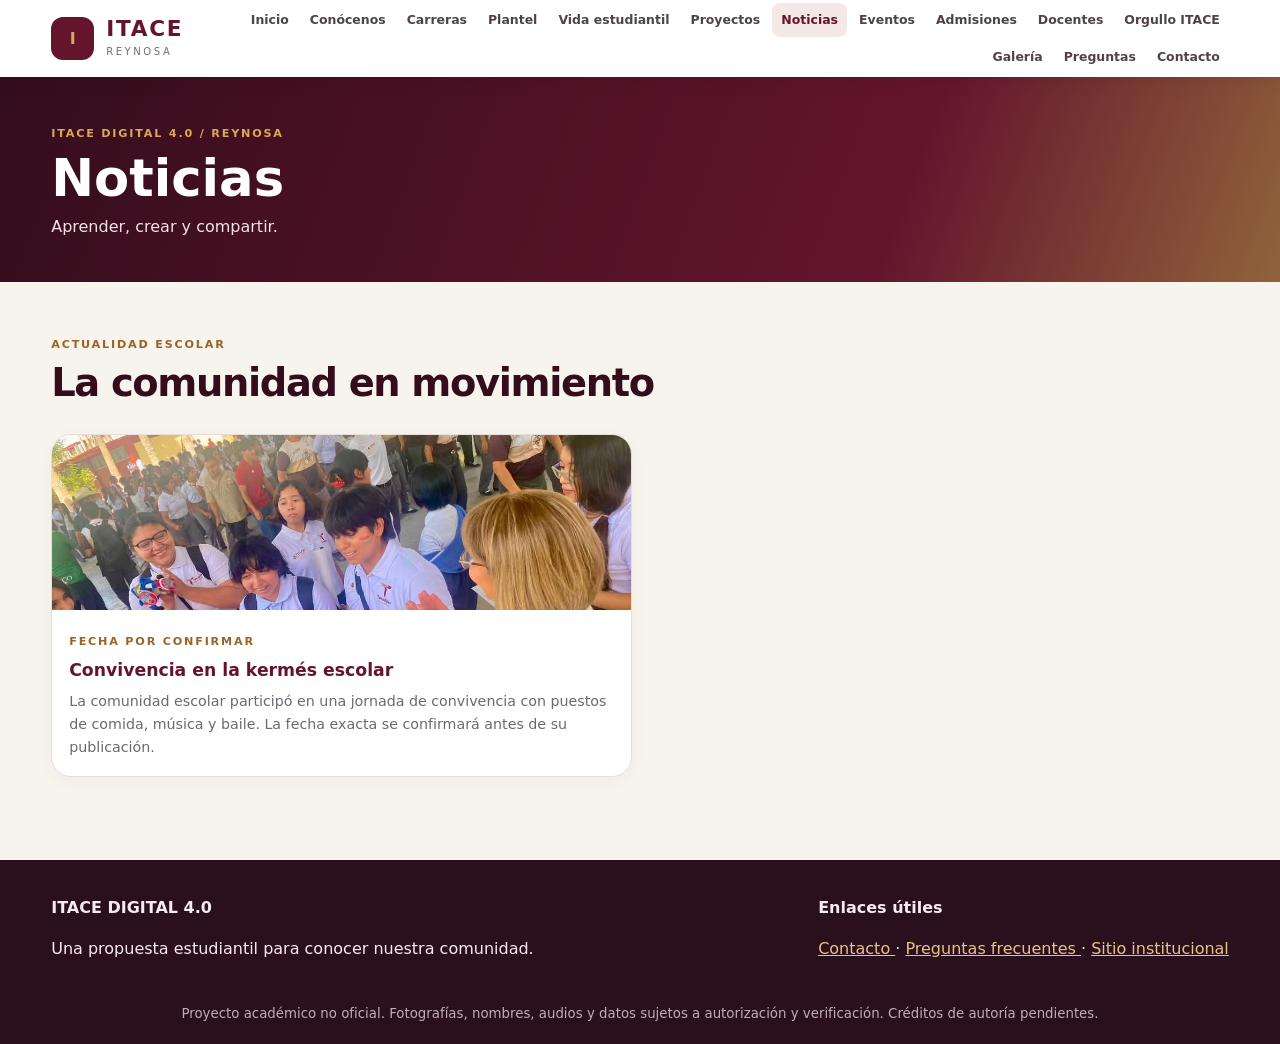
<file: paginas/noticias.html>
<!DOCTYPE html>
<html lang="es">
 <head>
  <meta charset="utf-8"/>
  <meta content="width=device-width, initial-scale=1.0" name="viewport"/>
  <meta content="ITACE Digital 4.0: propuesta académica no oficial del plantel Reynosa." name="description"/>
  <title>
   Noticias | ITACE Digital 4.0 Reynosa
  </title>
  <link href="../css/style.css" rel="stylesheet"/>
  <script defer="" src="../js/script.js">
  </script>
 </head>
 <body>
  <a class="skip-link" href="#contenido">
   Saltar al contenido
  </a>
  <header class="site-header">
   <div class="header-inner">
    <a class="brand" href="../index.html">
     <span class="brand-mark">
      I
     </span>
     <span>
      <strong>
       ITACE
      </strong>
      <small>
       REYNOSA
      </small>
     </span>
    </a>
    <button aria-controls="main-nav" aria-expanded="false" aria-label="Abrir menú" class="menu-toggle">
     ☰ Menú
    </button>
    <nav aria-label="Navegación principal" class="nav" id="main-nav">
     <a class="" href="../index.html">
      Inicio
     </a>
     <a class="" href="../paginas/conocenos.html">
      Conócenos
     </a>
     <a class="" href="../paginas/oferta-educativa.html">
      Carreras
     </a>
     <a class="" href="../paginas/instalaciones.html">
      Plantel
     </a>
     <a class="" href="../paginas/vida-estudiantil.html">
      Vida estudiantil
     </a>
     <a class="" href="../paginas/proyectos.html">
      Proyectos
     </a>
     <a class="active" href="../paginas/noticias.html">
      Noticias
     </a>
     <a class="" href="../paginas/eventos.html">
      Eventos
     </a>
     <a class="" href="../paginas/admisiones.html">
      Admisiones
     </a>
     <a class="" href="../paginas/docentes.html">
      Docentes
     </a>
     <a class="" href="../paginas/identidad.html">
      Orgullo ITACE
     </a>
     <a class="" href="../paginas/galeria.html">
      Galería
     </a>
     <a class="" href="../paginas/preguntas.html">
      Preguntas
     </a>
     <a class="" href="../paginas/contacto.html">
      Contacto
     </a>
    </nav>
   </div>
  </header>
  <div class="page-banner">
   <div class="page-banner-inner">
    <span class="eyebrow">
     ITACE DIGITAL 4.0 / REYNOSA
    </span>
    <h1>
     Noticias
    </h1>
    <p>
     Aprender, crear y compartir.
    </p>
   </div>
  </div>
  <main id="contenido">
   <section class="content-section">
    <div class="section-heading">
     <div>
      <span class="eyebrow">
       ACTUALIDAD ESCOLAR
      </span>
      <h2>
       La comunidad en movimiento
      </h2>
     </div>
     <p>
     </p>
    </div>
    <div class="news-grid">
     <article class="feature-card">
      <div class="media media-frame">
       <img alt="Kermés escolar" loading="lazy" onerror="this.hidden=true;this.parentElement.classList.add('missing')" src="../img/eventos/kermes.jpg"/>
       <span aria-hidden="true" class="media-fallback">
        ✦
        <small>
         Tu fotografía aquí
        </small>
       </span>
      </div>
      <div class="card-body">
       <span class="eyebrow">
        FECHA POR CONFIRMAR
       </span>
       <h3>
        Convivencia en la kermés escolar
       </h3>
       <p>
        La comunidad escolar participó en una jornada de convivencia con puestos de comida, música y baile. La fecha exacta se confirmará antes de su publicación.
       </p>
      </div>
     </article>
    </div>
   </section>
  </main>
  <footer class="site-footer">
   <div class="footer-inner">
    <div>
     <strong>
      ITACE DIGITAL 4.0
     </strong>
     <p>
      Una propuesta estudiantil para conocer nuestra comunidad.
     </p>
    </div>
    <div>
     <strong>
      Enlaces útiles
     </strong>
     <p>
      <a href="../paginas/contacto.html">
       Contacto
      </a>
      ·
      <a href="../paginas/preguntas.html">
       Preguntas frecuentes
      </a>
      ·
      <a href="https://itace.edu.mx/" rel="noopener noreferrer" target="_blank">
       Sitio institucional
      </a>
     </p>
    </div>
   </div>
   <small>
    Proyecto académico no oficial. Fotografías, nombres, audios y datos sujetos a autorización y verificación. Créditos de autoría pendientes.
   </small>
  </footer>
 </body>
</html>
</file>
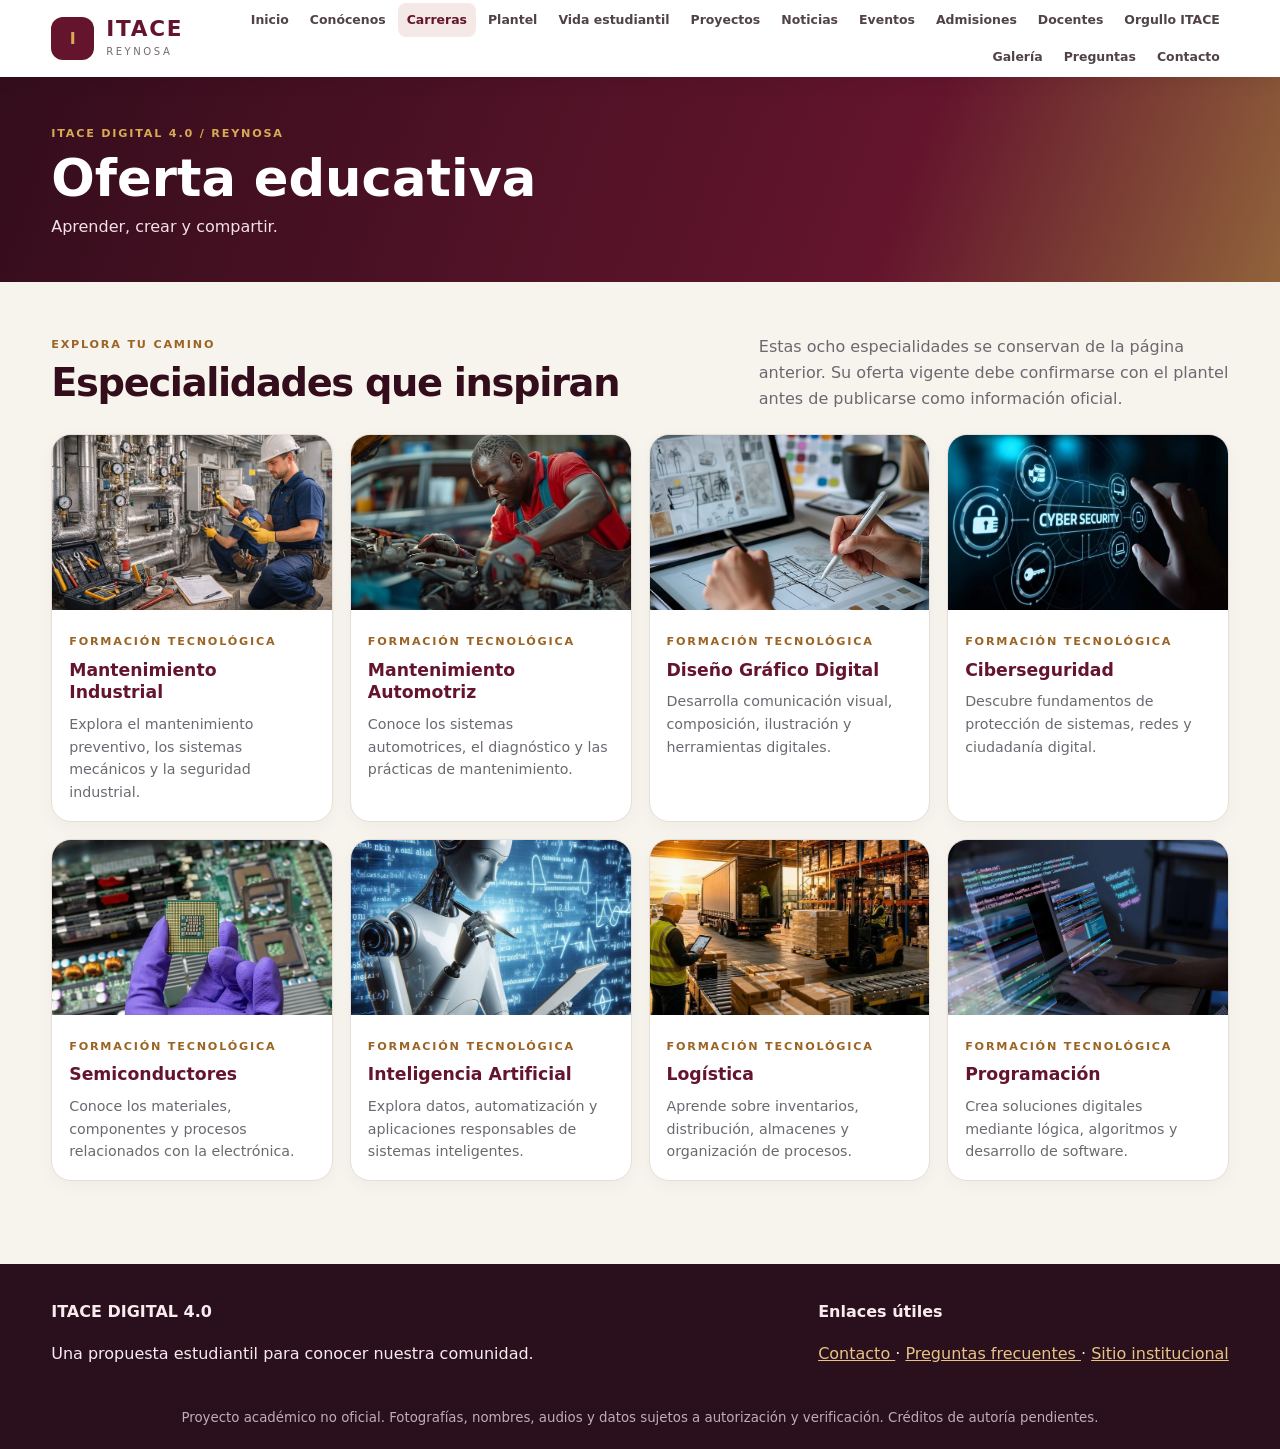
<file: paginas/oferta-educativa.html>
<!DOCTYPE html>
<html lang="es">
 <head>
  <meta charset="utf-8"/>
  <meta content="width=device-width, initial-scale=1.0" name="viewport"/>
  <meta content="ITACE Digital 4.0: propuesta académica no oficial del plantel Reynosa." name="description"/>
  <title>
   Oferta educativa | ITACE Digital 4.0 Reynosa
  </title>
  <link href="../css/style.css" rel="stylesheet"/>
  <script defer="" src="../js/script.js">
  </script>
 </head>
 <body>
  <a class="skip-link" href="#contenido">
   Saltar al contenido
  </a>
  <header class="site-header">
   <div class="header-inner">
    <a class="brand" href="../index.html">
     <span class="brand-mark">
      I
     </span>
     <span>
      <strong>
       ITACE
      </strong>
      <small>
       REYNOSA
      </small>
     </span>
    </a>
    <button aria-controls="main-nav" aria-expanded="false" aria-label="Abrir menú" class="menu-toggle">
     ☰ Menú
    </button>
    <nav aria-label="Navegación principal" class="nav" id="main-nav">
     <a class="" href="../index.html">
      Inicio
     </a>
     <a class="" href="../paginas/conocenos.html">
      Conócenos
     </a>
     <a class="active" href="../paginas/oferta-educativa.html">
      Carreras
     </a>
     <a class="" href="../paginas/instalaciones.html">
      Plantel
     </a>
     <a class="" href="../paginas/vida-estudiantil.html">
      Vida estudiantil
     </a>
     <a class="" href="../paginas/proyectos.html">
      Proyectos
     </a>
     <a class="" href="../paginas/noticias.html">
      Noticias
     </a>
     <a class="" href="../paginas/eventos.html">
      Eventos
     </a>
     <a class="" href="../paginas/admisiones.html">
      Admisiones
     </a>
     <a class="" href="../paginas/docentes.html">
      Docentes
     </a>
     <a class="" href="../paginas/identidad.html">
      Orgullo ITACE
     </a>
     <a class="" href="../paginas/galeria.html">
      Galería
     </a>
     <a class="" href="../paginas/preguntas.html">
      Preguntas
     </a>
     <a class="" href="../paginas/contacto.html">
      Contacto
     </a>
    </nav>
   </div>
  </header>
  <div class="page-banner">
   <div class="page-banner-inner">
    <span class="eyebrow">
     ITACE DIGITAL 4.0 / REYNOSA
    </span>
    <h1>
     Oferta educativa
    </h1>
    <p>
     Aprender, crear y compartir.
    </p>
   </div>
  </div>
  <main id="contenido">
   <section class="content-section">
    <div class="section-heading">
     <div>
      <span class="eyebrow">
       EXPLORA TU CAMINO
      </span>
      <h2>
       Especialidades que inspiran
      </h2>
     </div>
     <p>
      Estas ocho especialidades se conservan de la página anterior. Su oferta vigente debe confirmarse con el plantel antes de publicarse como información oficial.
     </p>
    </div>
    <div class="card-grid">
     <article class="feature-card">
      <div class="media media-frame">
       <img alt="Mantenimiento Industrial" loading="lazy" onerror="this.hidden=true;this.parentElement.classList.add('missing')" src="../img/carreras/mantenimiento-industrial.jpg"/>
       <span aria-hidden="true" class="media-fallback">
        ✦
        <small>
         Tu fotografía aquí
        </small>
       </span>
      </div>
      <div class="card-body">
       <span class="eyebrow">
        FORMACIÓN TECNOLÓGICA
       </span>
       <h3>
        Mantenimiento Industrial
       </h3>
       <p>
        Explora el mantenimiento preventivo, los sistemas mecánicos y la seguridad industrial.
       </p>
      </div>
     </article>
     <article class="feature-card">
      <div class="media media-frame">
       <img alt="Mantenimiento Automotriz" loading="lazy" onerror="this.hidden=true;this.parentElement.classList.add('missing')" src="../img/carreras/mantenimiento-automotriz.jpg"/>
       <span aria-hidden="true" class="media-fallback">
        ✦
        <small>
         Tu fotografía aquí
        </small>
       </span>
      </div>
      <div class="card-body">
       <span class="eyebrow">
        FORMACIÓN TECNOLÓGICA
       </span>
       <h3>
        Mantenimiento Automotriz
       </h3>
       <p>
        Conoce los sistemas automotrices, el diagnóstico y las prácticas de mantenimiento.
       </p>
      </div>
     </article>
     <article class="feature-card">
      <div class="media media-frame">
       <img alt="Diseño Gráfico Digital" loading="lazy" onerror="this.hidden=true;this.parentElement.classList.add('missing')" src="../img/carreras/diseno-gráfico-digital.jpg"/>
       <span aria-hidden="true" class="media-fallback">
        ✦
        <small>
         Tu fotografía aquí
        </small>
       </span>
      </div>
      <div class="card-body">
       <span class="eyebrow">
        FORMACIÓN TECNOLÓGICA
       </span>
       <h3>
        Diseño Gráfico Digital
       </h3>
       <p>
        Desarrolla comunicación visual, composición, ilustración y herramientas digitales.
       </p>
      </div>
     </article>
     <article class="feature-card">
      <div class="media media-frame">
       <img alt="Ciberseguridad" loading="lazy" onerror="this.hidden=true;this.parentElement.classList.add('missing')" src="../img/carreras/ciberseguridad.jpg"/>
       <span aria-hidden="true" class="media-fallback">
        ✦
        <small>
         Tu fotografía aquí
        </small>
       </span>
      </div>
      <div class="card-body">
       <span class="eyebrow">
        FORMACIÓN TECNOLÓGICA
       </span>
       <h3>
        Ciberseguridad
       </h3>
       <p>
        Descubre fundamentos de protección de sistemas, redes y ciudadanía digital.
       </p>
      </div>
     </article>
     <article class="feature-card">
      <div class="media media-frame">
       <img alt="Semiconductores" loading="lazy" onerror="this.hidden=true;this.parentElement.classList.add('missing')" src="../img/carreras/semiconductores.jpg"/>
       <span aria-hidden="true" class="media-fallback">
        ✦
        <small>
         Tu fotografía aquí
        </small>
       </span>
      </div>
      <div class="card-body">
       <span class="eyebrow">
        FORMACIÓN TECNOLÓGICA
       </span>
       <h3>
        Semiconductores
       </h3>
       <p>
        Conoce los materiales, componentes y procesos relacionados con la electrónica.
       </p>
      </div>
     </article>
     <article class="feature-card">
      <div class="media media-frame">
       <img alt="Inteligencia Artificial" loading="lazy" onerror="this.hidden=true;this.parentElement.classList.add('missing')" src="../img/carreras/inteligencia-artificial.jpg"/>
       <span aria-hidden="true" class="media-fallback">
        ✦
        <small>
         Tu fotografía aquí
        </small>
       </span>
      </div>
      <div class="card-body">
       <span class="eyebrow">
        FORMACIÓN TECNOLÓGICA
       </span>
       <h3>
        Inteligencia Artificial
       </h3>
       <p>
        Explora datos, automatización y aplicaciones responsables de sistemas inteligentes.
       </p>
      </div>
     </article>
     <article class="feature-card">
      <div class="media media-frame">
       <img alt="Logística" loading="lazy" onerror="this.hidden=true;this.parentElement.classList.add('missing')" src="../img/carreras/logística.jpg"/>
       <span aria-hidden="true" class="media-fallback">
        ✦
        <small>
         Tu fotografía aquí
        </small>
       </span>
      </div>
      <div class="card-body">
       <span class="eyebrow">
        FORMACIÓN TECNOLÓGICA
       </span>
       <h3>
        Logística
       </h3>
       <p>
        Aprende sobre inventarios, distribución, almacenes y organización de procesos.
       </p>
      </div>
     </article>
     <article class="feature-card">
      <div class="media media-frame">
       <img alt="Programación" loading="lazy" onerror="this.hidden=true;this.parentElement.classList.add('missing')" src="../img/carreras/programación.jpg"/>
       <span aria-hidden="true" class="media-fallback">
        ✦
        <small>
         Tu fotografía aquí
        </small>
       </span>
      </div>
      <div class="card-body">
       <span class="eyebrow">
        FORMACIÓN TECNOLÓGICA
       </span>
       <h3>
        Programación
       </h3>
       <p>
        Crea soluciones digitales mediante lógica, algoritmos y desarrollo de software.
       </p>
      </div>
     </article>
    </div>
   </section>
  </main>
  <footer class="site-footer">
   <div class="footer-inner">
    <div>
     <strong>
      ITACE DIGITAL 4.0
     </strong>
     <p>
      Una propuesta estudiantil para conocer nuestra comunidad.
     </p>
    </div>
    <div>
     <strong>
      Enlaces útiles
     </strong>
     <p>
      <a href="../paginas/contacto.html">
       Contacto
      </a>
      ·
      <a href="../paginas/preguntas.html">
       Preguntas frecuentes
      </a>
      ·
      <a href="https://itace.edu.mx/" rel="noopener noreferrer" target="_blank">
       Sitio institucional
      </a>
     </p>
    </div>
   </div>
   <small>
    Proyecto académico no oficial. Fotografías, nombres, audios y datos sujetos a autorización y verificación. Créditos de autoría pendientes.
   </small>
  </footer>
 </body>
</html>
</file>
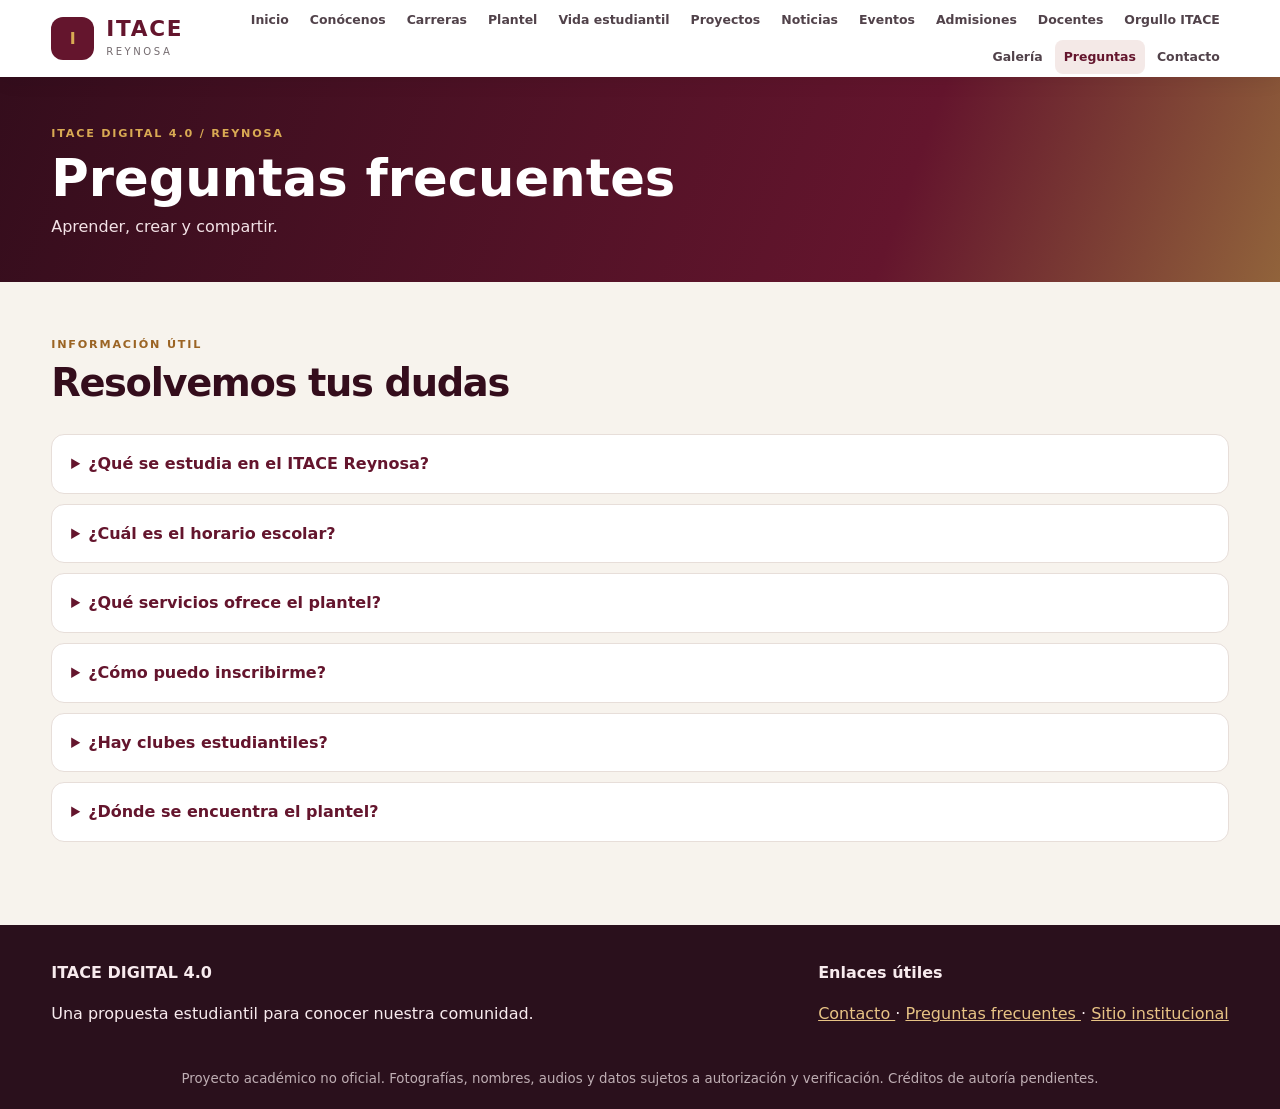
<file: paginas/preguntas.html>
<!DOCTYPE html>
<html lang="es">
 <head>
  <meta charset="utf-8"/>
  <meta content="width=device-width, initial-scale=1.0" name="viewport"/>
  <meta content="ITACE Digital 4.0: propuesta académica no oficial del plantel Reynosa." name="description"/>
  <title>
   Preguntas frecuentes | ITACE Digital 4.0 Reynosa
  </title>
  <link href="../css/style.css" rel="stylesheet"/>
  <script defer="" src="../js/script.js">
  </script>
 </head>
 <body>
  <a class="skip-link" href="#contenido">
   Saltar al contenido
  </a>
  <header class="site-header">
   <div class="header-inner">
    <a class="brand" href="../index.html">
     <span class="brand-mark">
      I
     </span>
     <span>
      <strong>
       ITACE
      </strong>
      <small>
       REYNOSA
      </small>
     </span>
    </a>
    <button aria-controls="main-nav" aria-expanded="false" aria-label="Abrir menú" class="menu-toggle">
     ☰ Menú
    </button>
    <nav aria-label="Navegación principal" class="nav" id="main-nav">
     <a class="" href="../index.html">
      Inicio
     </a>
     <a class="" href="../paginas/conocenos.html">
      Conócenos
     </a>
     <a class="" href="../paginas/oferta-educativa.html">
      Carreras
     </a>
     <a class="" href="../paginas/instalaciones.html">
      Plantel
     </a>
     <a class="" href="../paginas/vida-estudiantil.html">
      Vida estudiantil
     </a>
     <a class="" href="../paginas/proyectos.html">
      Proyectos
     </a>
     <a class="" href="../paginas/noticias.html">
      Noticias
     </a>
     <a class="" href="../paginas/eventos.html">
      Eventos
     </a>
     <a class="" href="../paginas/admisiones.html">
      Admisiones
     </a>
     <a class="" href="../paginas/docentes.html">
      Docentes
     </a>
     <a class="" href="../paginas/identidad.html">
      Orgullo ITACE
     </a>
     <a class="" href="../paginas/galeria.html">
      Galería
     </a>
     <a class="active" href="../paginas/preguntas.html">
      Preguntas
     </a>
     <a class="" href="../paginas/contacto.html">
      Contacto
     </a>
    </nav>
   </div>
  </header>
  <div class="page-banner">
   <div class="page-banner-inner">
    <span class="eyebrow">
     ITACE DIGITAL 4.0 / REYNOSA
    </span>
    <h1>
     Preguntas frecuentes
    </h1>
    <p>
     Aprender, crear y compartir.
    </p>
   </div>
  </div>
  <main id="contenido">
   <section class="content-section">
    <div class="section-heading">
     <div>
      <span class="eyebrow">
       INFORMACIÓN ÚTIL
      </span>
      <h2>
       Resolvemos tus dudas
      </h2>
     </div>
     <p>
     </p>
    </div>
    <div class="faq">
     <details>
      <summary>
       ¿Qué se estudia en el ITACE Reynosa?
      </summary>
      <p>
       El plantel ofrece bachillerato tecnológico. Consulta la oferta educativa vigente y su disponibilidad directamente con la institución.
      </p>
     </details>
     <details>
      <summary>
       ¿Cuál es el horario escolar?
      </summary>
      <p>
       Los horarios dependen del semestre y turno. Consulta tu horario oficial en el plantel; los horarios de clase compartidos no permiten establecer un horario único para todos.
      </p>
     </details>
     <details>
      <summary>
       ¿Qué servicios ofrece el plantel?
      </summary>
      <p>
       La propuesta presenta espacios académicos, talleres, actividades deportivas y culturales. Los servicios vigentes deben confirmarse con el plantel.
      </p>
     </details>
     <details>
      <summary>
       ¿Cómo puedo inscribirme?
      </summary>
      <p>
       Consulta la convocatoria vigente, prepara la documentación solicitada y sigue las indicaciones oficiales de admisiones.
      </p>
     </details>
     <details>
      <summary>
       ¿Hay clubes estudiantiles?
      </summary>
      <p>
       En esta propuesta se presentan Deportes, Pintura, Rondalla, Premilitar, Oratoria y Ajedrez.
      </p>
     </details>
     <details>
      <summary>
       ¿Dónde se encuentra el plantel?
      </summary>
      <p>
       Consulta la página de Contacto para encontrar los datos institucionales y el enlace de ubicación.
      </p>
     </details>
    </div>
   </section>
  </main>
  <footer class="site-footer">
   <div class="footer-inner">
    <div>
     <strong>
      ITACE DIGITAL 4.0
     </strong>
     <p>
      Una propuesta estudiantil para conocer nuestra comunidad.
     </p>
    </div>
    <div>
     <strong>
      Enlaces útiles
     </strong>
     <p>
      <a href="../paginas/contacto.html">
       Contacto
      </a>
      ·
      <a href="../paginas/preguntas.html">
       Preguntas frecuentes
      </a>
      ·
      <a href="https://itace.edu.mx/" rel="noopener noreferrer" target="_blank">
       Sitio institucional
      </a>
     </p>
    </div>
   </div>
   <small>
    Proyecto académico no oficial. Fotografías, nombres, audios y datos sujetos a autorización y verificación. Créditos de autoría pendientes.
   </small>
  </footer>
 </body>
</html>
</file>
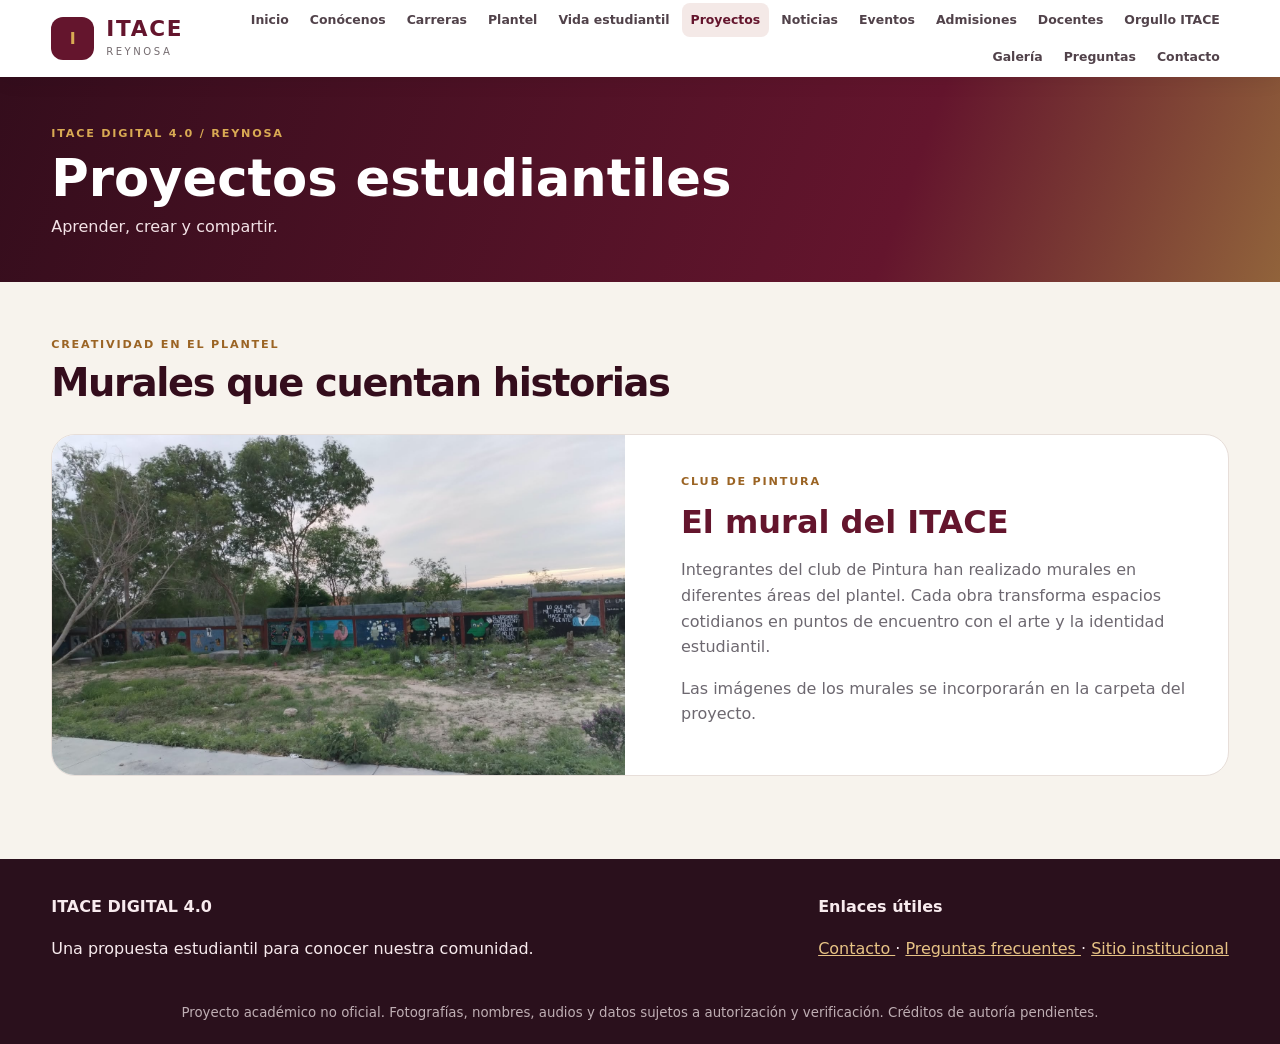
<file: paginas/proyectos.html>
<!DOCTYPE html>
<html lang="es">
 <head>
  <meta charset="utf-8"/>
  <meta content="width=device-width, initial-scale=1.0" name="viewport"/>
  <meta content="ITACE Digital 4.0: propuesta académica no oficial del plantel Reynosa." name="description"/>
  <title>
   Proyectos estudiantiles | ITACE Digital 4.0 Reynosa
  </title>
  <link href="../css/style.css" rel="stylesheet"/>
  <script defer="" src="../js/script.js">
  </script>
 </head>
 <body>
  <a class="skip-link" href="#contenido">
   Saltar al contenido
  </a>
  <header class="site-header">
   <div class="header-inner">
    <a class="brand" href="../index.html">
     <span class="brand-mark">
      I
     </span>
     <span>
      <strong>
       ITACE
      </strong>
      <small>
       REYNOSA
      </small>
     </span>
    </a>
    <button aria-controls="main-nav" aria-expanded="false" aria-label="Abrir menú" class="menu-toggle">
     ☰ Menú
    </button>
    <nav aria-label="Navegación principal" class="nav" id="main-nav">
     <a class="" href="../index.html">
      Inicio
     </a>
     <a class="" href="../paginas/conocenos.html">
      Conócenos
     </a>
     <a class="" href="../paginas/oferta-educativa.html">
      Carreras
     </a>
     <a class="" href="../paginas/instalaciones.html">
      Plantel
     </a>
     <a class="" href="../paginas/vida-estudiantil.html">
      Vida estudiantil
     </a>
     <a class="active" href="../paginas/proyectos.html">
      Proyectos
     </a>
     <a class="" href="../paginas/noticias.html">
      Noticias
     </a>
     <a class="" href="../paginas/eventos.html">
      Eventos
     </a>
     <a class="" href="../paginas/admisiones.html">
      Admisiones
     </a>
     <a class="" href="../paginas/docentes.html">
      Docentes
     </a>
     <a class="" href="../paginas/identidad.html">
      Orgullo ITACE
     </a>
     <a class="" href="../paginas/galeria.html">
      Galería
     </a>
     <a class="" href="../paginas/preguntas.html">
      Preguntas
     </a>
     <a class="" href="../paginas/contacto.html">
      Contacto
     </a>
    </nav>
   </div>
  </header>
  <div class="page-banner">
   <div class="page-banner-inner">
    <span class="eyebrow">
     ITACE DIGITAL 4.0 / REYNOSA
    </span>
    <h1>
     Proyectos estudiantiles
    </h1>
    <p>
     Aprender, crear y compartir.
    </p>
   </div>
  </div>
  <main id="contenido">
   <section class="content-section">
    <div class="section-heading">
     <div>
      <span class="eyebrow">
       CREATIVIDAD EN EL PLANTEL
      </span>
      <h2>
       Murales que cuentan historias
      </h2>
     </div>
     <p>
     </p>
    </div>
    <div class="split-feature">
     <div class="split-photo media-frame">
      <img alt="Mural elaborado por estudiantes" loading="lazy" onerror="this.hidden=true;this.parentElement.classList.add('missing')" src="../img/proyectos/murales-itace.jpg"/>
      <span aria-hidden="true" class="media-fallback">
       ✦
       <small>
        Tu fotografía aquí
       </small>
      </span>
     </div>
     <div>
      <span class="eyebrow">
       CLUB DE PINTURA
      </span>
      <h3>
       El mural del ITACE
      </h3>
      <p>
       Integrantes del club de Pintura han realizado murales en diferentes áreas del plantel. Cada obra transforma espacios cotidianos en puntos de encuentro con el arte y la identidad estudiantil.
      </p>
      <p>
       Las imágenes de los murales se incorporarán en la carpeta del proyecto.
      </p>
     </div>
    </div>
   </section>
  </main>
  <footer class="site-footer">
   <div class="footer-inner">
    <div>
     <strong>
      ITACE DIGITAL 4.0
     </strong>
     <p>
      Una propuesta estudiantil para conocer nuestra comunidad.
     </p>
    </div>
    <div>
     <strong>
      Enlaces útiles
     </strong>
     <p>
      <a href="../paginas/contacto.html">
       Contacto
      </a>
      ·
      <a href="../paginas/preguntas.html">
       Preguntas frecuentes
      </a>
      ·
      <a href="https://itace.edu.mx/" rel="noopener noreferrer" target="_blank">
       Sitio institucional
      </a>
     </p>
    </div>
   </div>
   <small>
    Proyecto académico no oficial. Fotografías, nombres, audios y datos sujetos a autorización y verificación. Créditos de autoría pendientes.
   </small>
  </footer>
 </body>
</html>
</file>
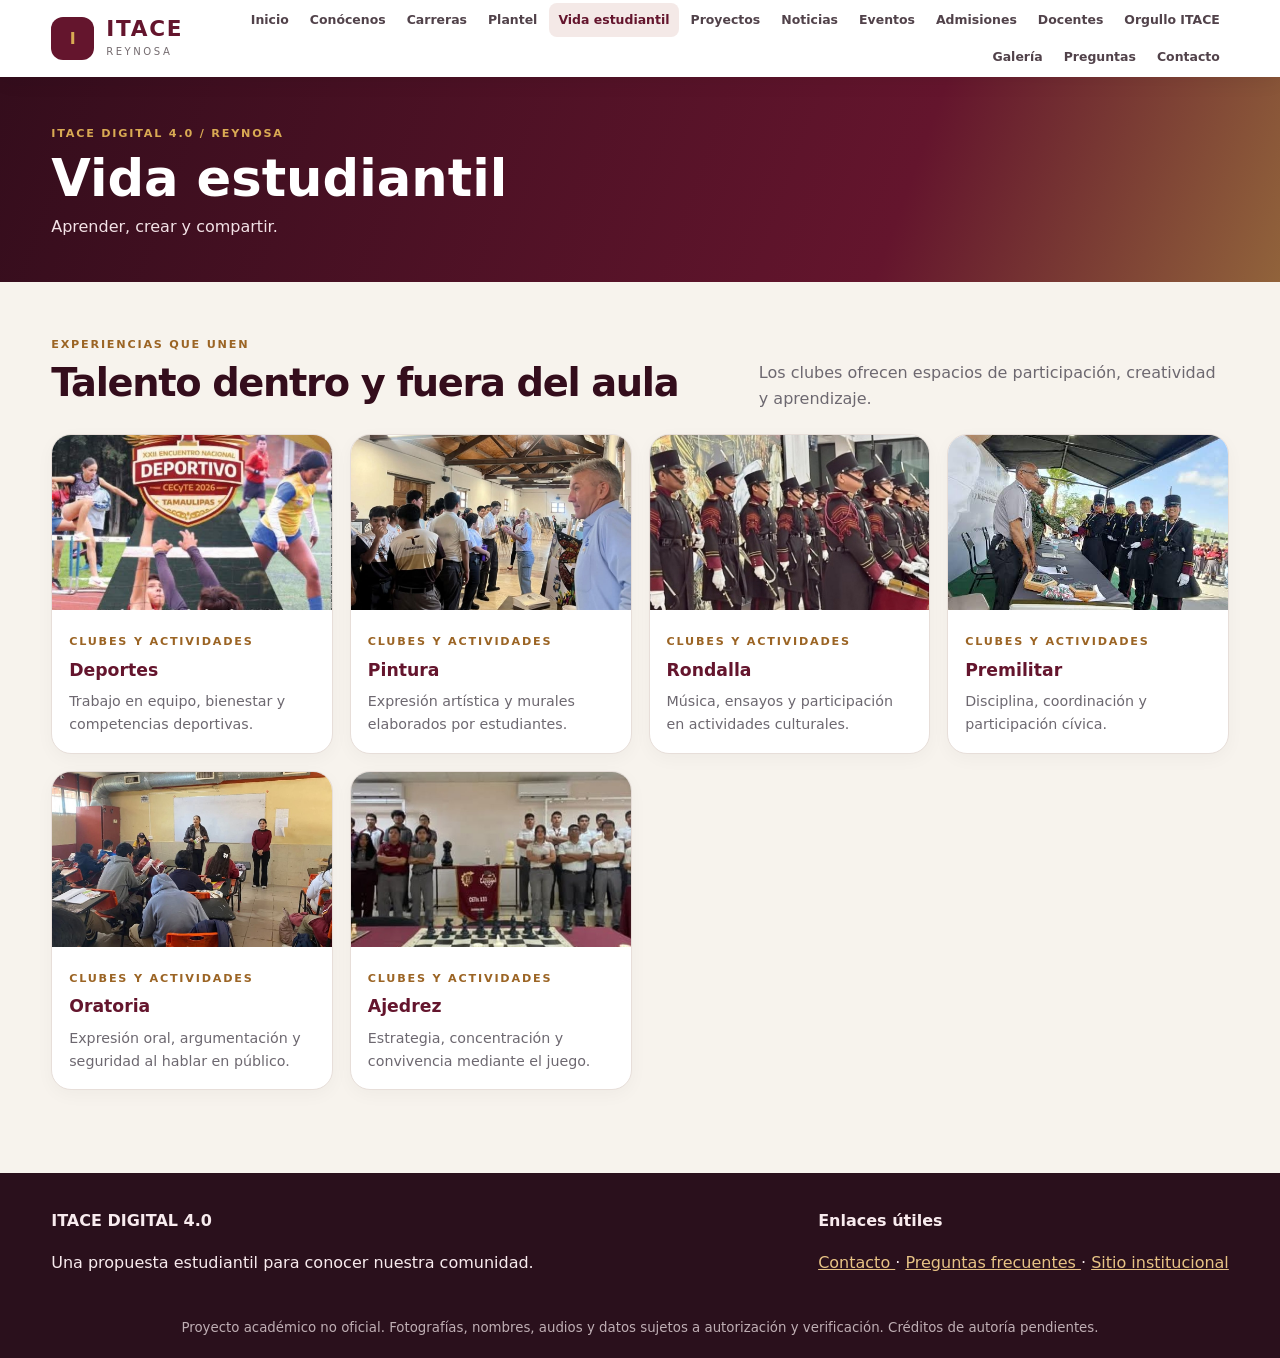
<file: paginas/vida-estudiantil.html>
<!DOCTYPE html>
<html lang="es">
 <head>
  <meta charset="utf-8"/>
  <meta content="width=device-width, initial-scale=1.0" name="viewport"/>
  <meta content="ITACE Digital 4.0: propuesta académica no oficial del plantel Reynosa." name="description"/>
  <title>
   Vida estudiantil | ITACE Digital 4.0 Reynosa
  </title>
  <link href="../css/style.css" rel="stylesheet"/>
  <script defer="" src="../js/script.js">
  </script>
 </head>
 <body>
  <a class="skip-link" href="#contenido">
   Saltar al contenido
  </a>
  <header class="site-header">
   <div class="header-inner">
    <a class="brand" href="../index.html">
     <span class="brand-mark">
      I
     </span>
     <span>
      <strong>
       ITACE
      </strong>
      <small>
       REYNOSA
      </small>
     </span>
    </a>
    <button aria-controls="main-nav" aria-expanded="false" aria-label="Abrir menú" class="menu-toggle">
     ☰ Menú
    </button>
    <nav aria-label="Navegación principal" class="nav" id="main-nav">
     <a class="" href="../index.html">
      Inicio
     </a>
     <a class="" href="../paginas/conocenos.html">
      Conócenos
     </a>
     <a class="" href="../paginas/oferta-educativa.html">
      Carreras
     </a>
     <a class="" href="../paginas/instalaciones.html">
      Plantel
     </a>
     <a class="active" href="../paginas/vida-estudiantil.html">
      Vida estudiantil
     </a>
     <a class="" href="../paginas/proyectos.html">
      Proyectos
     </a>
     <a class="" href="../paginas/noticias.html">
      Noticias
     </a>
     <a class="" href="../paginas/eventos.html">
      Eventos
     </a>
     <a class="" href="../paginas/admisiones.html">
      Admisiones
     </a>
     <a class="" href="../paginas/docentes.html">
      Docentes
     </a>
     <a class="" href="../paginas/identidad.html">
      Orgullo ITACE
     </a>
     <a class="" href="../paginas/galeria.html">
      Galería
     </a>
     <a class="" href="../paginas/preguntas.html">
      Preguntas
     </a>
     <a class="" href="../paginas/contacto.html">
      Contacto
     </a>
    </nav>
   </div>
  </header>
  <div class="page-banner">
   <div class="page-banner-inner">
    <span class="eyebrow">
     ITACE DIGITAL 4.0 / REYNOSA
    </span>
    <h1>
     Vida estudiantil
    </h1>
    <p>
     Aprender, crear y compartir.
    </p>
   </div>
  </div>
  <main id="contenido">
   <section class="content-section">
    <div class="section-heading">
     <div>
      <span class="eyebrow">
       EXPERIENCIAS QUE UNEN
      </span>
      <h2>
       Talento dentro y fuera del aula
      </h2>
     </div>
     <p>
      Los clubes ofrecen espacios de participación, creatividad y aprendizaje.
     </p>
    </div>
    <div class="card-grid">
     <article class="feature-card">
      <div class="media media-frame">
       <img alt="Deportes" loading="lazy" onerror="this.hidden=true;this.parentElement.classList.add('missing')" src="../img/clubes/deportes.jpg"/>
       <span aria-hidden="true" class="media-fallback">
        ✦
        <small>
         Tu fotografía aquí
        </small>
       </span>
      </div>
      <div class="card-body">
       <span class="eyebrow">
        CLUBES Y ACTIVIDADES
       </span>
       <h3>
        Deportes
       </h3>
       <p>
        Trabajo en equipo, bienestar y competencias deportivas.
       </p>
      </div>
     </article>
     <article class="feature-card">
      <div class="media media-frame">
       <img alt="Pintura" loading="lazy" onerror="this.hidden=true;this.parentElement.classList.add('missing')" src="../img/clubes/pintura.jpg"/>
       <span aria-hidden="true" class="media-fallback">
        ✦
        <small>
         Tu fotografía aquí
        </small>
       </span>
      </div>
      <div class="card-body">
       <span class="eyebrow">
        CLUBES Y ACTIVIDADES
       </span>
       <h3>
        Pintura
       </h3>
       <p>
        Expresión artística y murales elaborados por estudiantes.
       </p>
      </div>
     </article>
     <article class="feature-card">
      <div class="media media-frame">
       <img alt="Rondalla" loading="lazy" onerror="this.hidden=true;this.parentElement.classList.add('missing')" src="../img/clubes/rondalla.jpg"/>
       <span aria-hidden="true" class="media-fallback">
        ✦
        <small>
         Tu fotografía aquí
        </small>
       </span>
      </div>
      <div class="card-body">
       <span class="eyebrow">
        CLUBES Y ACTIVIDADES
       </span>
       <h3>
        Rondalla
       </h3>
       <p>
        Música, ensayos y participación en actividades culturales.
       </p>
      </div>
     </article>
     <article class="feature-card">
      <div class="media media-frame">
       <img alt="Premilitar" loading="lazy" onerror="this.hidden=true;this.parentElement.classList.add('missing')" src="../img/clubes/premilitar.jpg"/>
       <span aria-hidden="true" class="media-fallback">
        ✦
        <small>
         Tu fotografía aquí
        </small>
       </span>
      </div>
      <div class="card-body">
       <span class="eyebrow">
        CLUBES Y ACTIVIDADES
       </span>
       <h3>
        Premilitar
       </h3>
       <p>
        Disciplina, coordinación y participación cívica.
       </p>
      </div>
     </article>
     <article class="feature-card">
      <div class="media media-frame">
       <img alt="Oratoria" loading="lazy" onerror="this.hidden=true;this.parentElement.classList.add('missing')" src="../img/clubes/oratoria.jpg"/>
       <span aria-hidden="true" class="media-fallback">
        ✦
        <small>
         Tu fotografía aquí
        </small>
       </span>
      </div>
      <div class="card-body">
       <span class="eyebrow">
        CLUBES Y ACTIVIDADES
       </span>
       <h3>
        Oratoria
       </h3>
       <p>
        Expresión oral, argumentación y seguridad al hablar en público.
       </p>
      </div>
     </article>
     <article class="feature-card">
      <div class="media media-frame">
       <img alt="Ajedrez" loading="lazy" onerror="this.hidden=true;this.parentElement.classList.add('missing')" src="../img/clubes/ajedrez.jpg"/>
       <span aria-hidden="true" class="media-fallback">
        ✦
        <small>
         Tu fotografía aquí
        </small>
       </span>
      </div>
      <div class="card-body">
       <span class="eyebrow">
        CLUBES Y ACTIVIDADES
       </span>
       <h3>
        Ajedrez
       </h3>
       <p>
        Estrategia, concentración y convivencia mediante el juego.
       </p>
      </div>
     </article>
    </div>
   </section>
  </main>
  <footer class="site-footer">
   <div class="footer-inner">
    <div>
     <strong>
      ITACE DIGITAL 4.0
     </strong>
     <p>
      Una propuesta estudiantil para conocer nuestra comunidad.
     </p>
    </div>
    <div>
     <strong>
      Enlaces útiles
     </strong>
     <p>
      <a href="../paginas/contacto.html">
       Contacto
      </a>
      ·
      <a href="../paginas/preguntas.html">
       Preguntas frecuentes
      </a>
      ·
      <a href="https://itace.edu.mx/" rel="noopener noreferrer" target="_blank">
       Sitio institucional
      </a>
     </p>
    </div>
   </div>
   <small>
    Proyecto académico no oficial. Fotografías, nombres, audios y datos sujetos a autorización y verificación. Créditos de autoría pendientes.
   </small>
  </footer>
 </body>
</html>
</file>
<file: css/style.css>
/* ITACE DIGITAL 4.0 — CSS legible, sin minificar */
:root {
  --wine: #64152d;
  --wine-dark: #340d1c;
  --gold: #d9aa53;
  --cream: #f7f3ed;
  --ink: #242129;
  --muted: #6d6870;
  --line: #e7ded9;
  --white: #fff;
  --shadow: 0 12px 32px rgba(48,21,29,.10);
  --radius: 20px;
}
* {
  box-sizing: border-box;
}
html {
  scroll-behavior: smooth;
  scroll-padding-top: 92px;
}
body {
  margin: 0;
  background: var(--cream);
  color: var(--ink);
  font-family: system-ui,-apple-system,"Segoe UI",sans-serif;
  line-height: 1.6;
}
a {
  color: inherit;
}
button,input,select {
  font: inherit;
}
button {
  cursor: pointer;
}
img,video {
  max-width: 100%;
}
a:focus-visible,button:focus-visible,input:focus-visible,select:focus-visible,summary:focus-visible {
  outline: 3px solid var(--gold);
  outline-offset: 3px;
}
.skip-link {
  position: absolute;
  left: 1rem;
  top: -100px;
  background: #fff;
  padding: 12px;
  z-index: 999;
}
.skip-link:focus {
  top: 12px;
}
.site-header {
  position: sticky;
  top: 0;
  z-index: 100;
  background: rgba(255,255,255,.97);
  box-shadow: 0 3px 20px rgba(0,0,0,.07);
  backdrop-filter: blur(16px);
}
.header-inner {
  max-width: 1400px;
  margin: auto;
  padding: 0 4%;
  min-height: 77px;
  display: flex;
  align-items: center;
  gap: 20px;
  justify-content: space-between;
}
.brand {
  display: flex;
  align-items: center;
  gap: 12px;
  text-decoration: none;
  flex-shrink: 0;
}
.brand-mark {
  display: grid;
  place-items: center;
  background: var(--wine);
  color: var(--gold);
  font-weight: 900;
  width: 43px;
  height: 43px;
  border-radius: 12px;
}
.brand strong {
  font-size: 1.35rem;
  letter-spacing: .08em;
  color: var(--wine);
  line-height: 1.1;
}
.brand small {
  display: block;
  font-size: .63rem;
  letter-spacing: .25em;
  color: #756c70;
}
.nav {
  display: flex;
  align-items: center;
  flex-wrap: wrap;
  justify-content: flex-end;
  gap: 3px;
}
.nav a {
  text-decoration: none;
  padding: 7px 9px;
  border-radius: 8px;
  font-size: .78rem;
  font-weight: 650;
  color: #51424a;
  transition: background .2s,color .2s;
}
.nav a:hover,.nav a.active {
  background: #f4e9e7;
  color: var(--wine);
}
.menu-toggle {
  display: none;
  background: var(--wine);
  border: 0;
  border-radius: 10px;
  color: white;
  padding: 9px 12px;
}
.hero {
  min-height: 560px;
  position: relative;
  display: flex;
  align-items: center;
  overflow: hidden;
  background: linear-gradient(130deg,#2b0c1b,#74243c 60%,#a47a45);
}
.hero-video,.hero-scrim {
  position: absolute;
  inset: 0;
  width: 100%;
  height: 100%;
}
.hero-video {
  object-fit: cover;
}
.hero-scrim {
  background: linear-gradient(90deg,rgba(32,6,18,.90),rgba(52,12,30,.55) 70%,rgba(52,12,30,.25));
}
.hero-inner {
  position: relative;
  z-index: 1;
  width: min(1250px,92%);
  margin: 0 auto;
  padding: 90px 0;
  color: #fff;
}
.pill {
  display: inline-block;
  border: 1px solid rgba(255,255,255,.6);
  padding: 6px 13px;
  border-radius: 99px;
  font-size: .72rem;
  letter-spacing: .16em;
}
.hero h1 {
  font-size: clamp(2.8rem,6vw,5.4rem);
  max-width: 870px;
  line-height: 1.06;
  letter-spacing: -.055em;
  margin: 23px 0;
}
.hero em {
  font-style: normal;
  color: #f4cb7e;
}
.hero p {
  font-size: 1.13rem;
  max-width: 570px;
  color: #f5e7e9;
}
.hero-actions {
  display: flex;
  flex-wrap: wrap;
  gap: 12px;
  margin-top: 27px;
}
.hero-caption {
  position: absolute;
  bottom: 20px;
  right: 4%;
  color: #f1d9de;
  font-size: .74rem;
}
.btn {
  display: inline-flex;
  align-items: center;
  justify-content: center;
  padding: 12px 18px;
  border-radius: 10px;
  text-decoration: none;
  font-weight: 750;
  border: 1px solid transparent;
  transition: transform .2s,background .2s,box-shadow .2s;
}
.btn:hover {
  transform: translateY(-3px);
  box-shadow: var(--shadow);
}
.btn-gold {
  background: var(--gold);
  color: #2b1720;
}
.btn-outline {
  border-color: #fff;
  color: #fff;
}
.btn-plain {
  background: var(--wine);
  color: #fff;
}
.content-section {
  width: min(1250px,92%);
  margin: 0 auto;
  padding: 48px 0;
}
.section-heading {
  display: flex;
  align-items: end;
  justify-content: space-between;
  gap: 22px;
  margin-bottom: 23px;
}
.section-heading h2 {
  font-size: clamp(1.65rem,3vw,2.5rem);
  line-height: 1.15;
  margin: 6px 0;
  color: var(--wine-dark);
  letter-spacing: -.035em;
}
.section-heading>p {
  max-width: 470px;
  color: var(--muted);
  margin: 0;
}
.eyebrow {
  font-size: .7rem;
  letter-spacing: .16em;
  font-weight: 800;
  color: #9b6424;
  text-transform: uppercase;
}
.quick-grid,.card-grid,.values-grid {
  display: grid;
  grid-template-columns: repeat(4,minmax(0,1fr));
  gap: 17px;
}
.link-panel,.feature-card,.values-grid>div,.contact-card,.map-card,.audio-card,.steps>div {
  background: white;
  border: 1px solid var(--line);
  border-radius: var(--radius);
  box-shadow: 0 5px 18px rgba(0,0,0,.035);
}
.link-panel {
  padding: 22px;
  text-decoration: none;
  display: flex;
  align-items: start;
  gap: 14px;
  transition: transform .25s,border-color .25s;
}
.link-panel:hover,.feature-card:hover {
  transform: translateY(-5px);
  border-color: #d9b77d;
}
.link-panel>span {
  font-size: 1.5rem;
  color: var(--gold);
}
.link-panel h3,.feature-card h3 {
  font-size: 1.08rem;
  line-height: 1.3;
  margin: 3px 0 8px;
  color: var(--wine);
}
.link-panel p,.feature-card p {
  font-size: .89rem;
  color: var(--muted);
  margin: 0;
}
.link-panel b {
  margin-left: auto;
  color: var(--wine);
}
.feature-card {
  overflow: hidden;
  transition: transform .25s,border-color .25s;
}
.media-frame {
  position: relative;
  overflow: hidden;
  background: linear-gradient(135deg,#e7d8d9,#e9d7b3);
  height: 175px;
}
.media-frame img {
  width: 100%;
  height: 100%;
  object-fit: cover;
  display: block;
}
.media-fallback {
  display: none;
  position: absolute;
  inset: 0;
  align-items: center;
  justify-content: center;
  flex-direction: column;
  font-size: 2.4rem;
  color: #8c5e61;
}
.media-fallback small {
  font-size: .78rem;
  font-weight: 700;
}
.media-frame.missing .media-fallback {
  display: flex;
}
.card-body {
  padding: 17px;
}
.card-body h3 {
  margin: 6px 0 9px;
}
.split-feature {
  display: grid;
  grid-template-columns: 1fr 1fr;
  gap: 30px;
  align-items: center;
  background: #fff;
  border: 1px solid var(--line);
  border-radius: 24px;
  overflow: hidden;
}
.split-photo {
  height: 340px;
}
.split-feature>div:last-child {
  padding: 26px;
}
.split-feature h3 {
  font-size: 2rem;
  color: var(--wine);
  line-height: 1.2;
  margin: 10px 0;
}
.split-feature p {
  color: var(--muted);
}
.text-link {
  font-weight: 800;
  color: var(--wine);
}
.values-grid>div {
  padding: 24px;
}
.values-grid b {
  color: var(--gold);
  font-size: 1.5rem;
}
.values-grid h3 {
  color: var(--wine);
  margin: 9px 0;
}
.values-grid p {
  color: var(--muted);
  font-size: .9rem;
  margin: 0;
}
.page-banner {
  background: linear-gradient(110deg,var(--wine-dark),var(--wine) 70%,#91633b);
  color: white;
  padding: 42px 4%;
}
.page-banner-inner {
  max-width: 1250px;
  margin: auto;
}
.page-banner h1 {
  font-size: clamp(2.1rem,4vw,3.7rem);
  margin: 5px 0 8px;
  line-height: 1.1;
}
.page-banner p {
  margin: 0;
  color: #f3e2e6;
}
.page-banner .eyebrow {
  color: var(--gold);
}
.site-footer {
  margin-top: 35px;
  background: #2a101c;
  color: #f8ebee;
  padding: 35px 4% 20px;
}
.footer-inner {
  max-width: 1250px;
  margin: auto;
  display: flex;
  justify-content: space-between;
  gap: 25px;
  flex-wrap: wrap;
}
.site-footer a {
  color: #e7c385;
}
.site-footer small {
  display: block;
  text-align: center;
  margin: 25px auto 0;
  opacity: .72;
}
.notice {
  margin-top: 22px;
  padding: 17px 20px;
  border-left: 4px solid var(--gold);
  background: #fff8e9;
  border-radius: 10px;
  font-size: .9rem;
}
.steps {
  display: grid;
  grid-template-columns: repeat(3,1fr);
  gap: 16px;
}
.steps>div {
  padding: 25px;
}
.steps b {
  font-size: 2rem;
  color: var(--gold);
}
.steps h3 {
  color: var(--wine);
}
.steps p,.muted {
  color: var(--muted);
}
.directory-controls {
  display: flex;
  gap: 12px;
  align-items: end;
  flex-wrap: wrap;
  margin-bottom: 17px;
}
.directory-controls label {
  font-size: .83rem;
  font-weight: 700;
  flex: 1;
  min-width: 190px;
}
.directory-controls input,.directory-controls select {
  display: block;
  width: 100%;
  padding: 11px 13px;
  border: 1px solid #cfc5c8;
  border-radius: 9px;
  background: white;
  margin-top: 6px;
}
.teacher-grid {
  display: grid;
  grid-template-columns: repeat(3,minmax(0,1fr));
  gap: 13px;
}
.teacher-card {
  display: flex;
  align-items: center;
  gap: 13px;
  background: #fff;
  border: 1px solid var(--line);
  border-radius: 15px;
  padding: 14px;
  min-width: 0;
}
.teacher-photo {
  width: 65px;
  height: 65px;
  border-radius: 12px;
  object-fit: cover;
  flex-shrink: 0;
  background: #e5d7d8;
}
.teacher-avatar {
  width: 65px;
  height: 65px;
  border-radius: 12px;
  display: grid;
  place-items: center;
  background: #f0e3e4;
  color: var(--wine);
  font-size: 1.3rem;
  font-weight: 800;
  flex-shrink: 0;
}
.teacher-card h3 {
  font-size: .96rem;
  color: var(--wine);
  margin: 0 0 4px;
}
.teacher-card p {
  font-size: .79rem;
  color: #5c5359;
  margin: 2px 0;
}
.audio-grid,.contact-grid {
  display: grid;
  grid-template-columns: repeat(2,1fr);
  gap: 18px;
}
.audio-card,.contact-card,.map-card {
  padding: 25px;
}
.audio-card h3,.contact-card h3,.map-card h3 {
  color: var(--wine);
  font-size: 1.5rem;
  margin: 10px 0;
}
.audio-card audio {
  width: 100%;
  margin-top: 15px;
}
.gallery-filters {
  display: flex;
  gap: 9px;
  flex-wrap: wrap;
  margin-bottom: 20px;
}
.chip {
  border: 1px solid #d3c4c6;
  border-radius: 30px;
  padding: 8px 16px;
  background: #fff;
}
.chip.active,.chip:hover {
  background: var(--wine);
  color: #fff;
}
.gallery-grid {
  display: grid;
  grid-template-columns: repeat(3,1fr);
  gap: 16px;
}
.gallery-item {
  padding: 0;
  background: white;
  border: 1px solid var(--line);
  border-radius: 16px;
  overflow: hidden;
  text-align: left;
}
.gallery-item .media-frame {
  height: 205px;
}
.gallery-item>span {
  display: block;
  padding: 12px 15px;
  color: var(--wine);
  font-weight: 800;
}
.gallery-item[hidden] {
  display: none;
}
.video-panel {
  margin-top: 30px;
}
.video-grid {
  display: grid;
  grid-template-columns: repeat(2,1fr);
  gap: 15px;
}
.video-grid video {
  width: 100%;
  aspect-ratio: 16/9;
  background: #271620;
  border-radius: 14px;
}
dialog {
  border: 0;
  border-radius: 16px;
  padding: 14px;
  background: #fff;
  max-width: 90vw;
  max-height: 90vh;
}
dialog::backdrop {
  background: rgba(0,0,0,.8);
}
dialog img {
  display: block;
  max-height: 76vh;
  object-fit: contain;
}
#close-lightbox {
  float: right;
  border: 0;
  background: var(--wine);
  color: white;
  border-radius: 6px;
  padding: 6px 10px;
  margin-bottom: 8px;
}
.faq {
  display: grid;
  gap: 10px;
}
.faq details {
  background: #fff;
  border: 1px solid var(--line);
  border-radius: 13px;
  padding: 16px 19px;
}
.faq summary {
  font-weight: 800;
  color: var(--wine);
  cursor: pointer;
}
.faq p {
  margin-bottom: 0;
  color: var(--muted);
}
.map-card {
  background: linear-gradient(135deg,#f7e9d2,#f8f5f1);
  display: flex;
  flex-direction: column;
  align-items: start;
  justify-content: center;
}
.map-card>span {
  font-size: 3rem;
  color: var(--wine);
}
.news-grid {
  display: grid;
  grid-template-columns: repeat(2,1fr);
  gap: 16px;
}
@media(max-width:1200px) {
  .nav a {
    font-size: .72rem;
    padding: 6px;
  }
  .quick-grid,.card-grid,.values-grid {
    grid-template-columns: repeat(2,1fr);
  }
  .teacher-grid {
    grid-template-columns: repeat(2,1fr);
  }
}
@media(max-width:850px) {
  .menu-toggle {
    display: block;
  }
  .nav {
    display: none;
    position: absolute;
    top: 77px;
    left: 0;
    right: 0;
    max-height: calc(100vh - 77px);
    overflow: auto;
    background: #fff;
    padding: 15px 4%;
    box-shadow: 0 10px 22px #0002;
    grid-template-columns: repeat(2,1fr);
  }
  .nav.open {
    display: grid;
  }
  .nav a {
    padding: 11px;
    font-size: .9rem;
  }
  .section-heading {
    display: block;
  }
  .section-heading>p {
    margin-top: 10px;
  }
  .split-feature {
    grid-template-columns: 1fr;
  }
  .split-photo {
    height: 270px;
  }
  .hero {
    min-height: 530px;
  }
  .steps {
    grid-template-columns: 1fr;
  }
}
@media(max-width:620px) {
  .content-section {
    padding: 32px 0;
  }
  .quick-grid,.card-grid,.values-grid,.teacher-grid,.gallery-grid,.audio-grid,.contact-grid,.news-grid,.video-grid {
    grid-template-columns: 1fr;
  }
  .hero h1 {
    font-size: 2.65rem;
  }
  .hero-inner {
    padding: 65px 0;
  }
  .hero-actions {
    align-items: stretch;
    flex-direction: column;
  }
  .brand strong {
    font-size: 1.13rem;
  }
  .media-frame {
    height: 210px;
  }
  .teacher-card {
    padding: 12px;
  }
  .page-banner {
    padding: 32px 4%;
  }
  .footer-inner {
    display: block;
  }
}
@media(prefers-reduced-motion:reduce) {
  *,*::before,*::after {
    scroll-behavior: auto !important;
    animation: none !important;
    transition: none !important;
  }
}
/* Directorio renovado: tarjetas compactas y elegantes, sin espacios vacíos. */
.directory-controls {
  background: linear-gradient(120deg,#fff9ee,#fff);
  padding: 18px;
  border: 1px solid #ead8b5;
  border-radius: 18px;
  box-shadow: 0 10px 25px rgba(85,32,40,.06);
}
.teacher-grid {
  display: grid;
  grid-template-columns: repeat(auto-fit,minmax(min(100%,440px),1fr));
  gap: 15px;
  align-items: stretch;
}
.teacher-card {
  display: flex;
  gap: 16px;
  align-items: flex-start;
  background: #fff;
  border: 1px solid #eadfe1;
  border-left: 5px solid #8a3448;
  border-radius: 16px;
  padding: 18px;
  box-shadow: 0 8px 22px rgba(67,24,34,.07);
  transition: transform .2s,box-shadow .2s;
}
.teacher-card:hover {
  transform: translateY(-3px);
  box-shadow: 0 12px 28px rgba(67,24,34,.13);
}
.teacher-card h3 {
  color: #74283d;
  margin: 0 0 8px;
  font-size: 1.08rem;
}
.teacher-card p {
  margin: 4px 0;
  line-height: 1.5;
  font-size: .92rem;
}
.teacher-photo,.teacher-avatar {
  width: 76px;
  height: 86px;
  min-width: 76px;
  border-radius: 12px;
  object-fit: cover;
  background: #f4e9dc;
  border: 2px solid #e5c981;
}
@media(max-width:560px) {
  .teacher-card {
    padding: 13px;
    gap: 11px;
  }
  .teacher-photo,.teacher-avatar {
    width: 60px;
    height: 72px;
    min-width: 60px;
  }
  .teacher-card p {
    font-size: .86rem;
  }
}
@media(prefers-reduced-motion:reduce) {
  .teacher-card {
    transition: none;
  }
  .teacher-card:hover {
    transform: none;
  }
}
</file>
